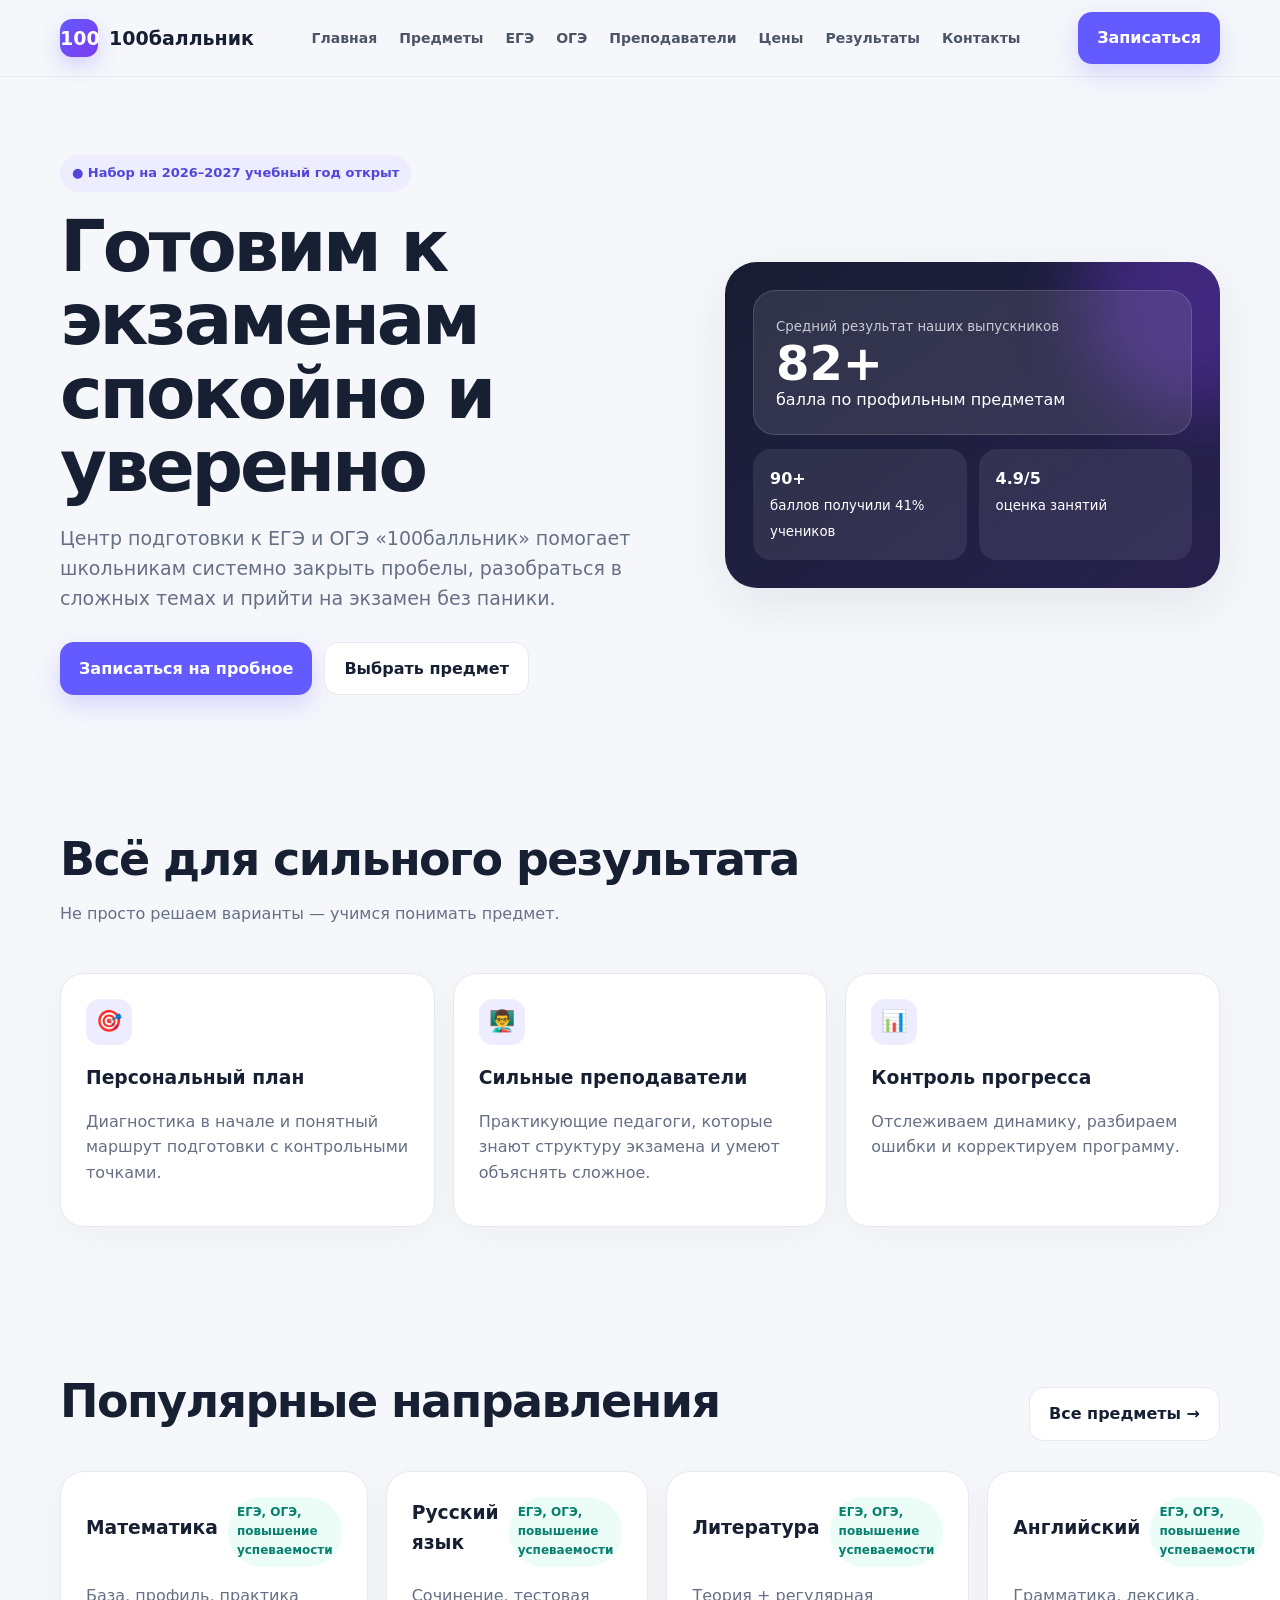
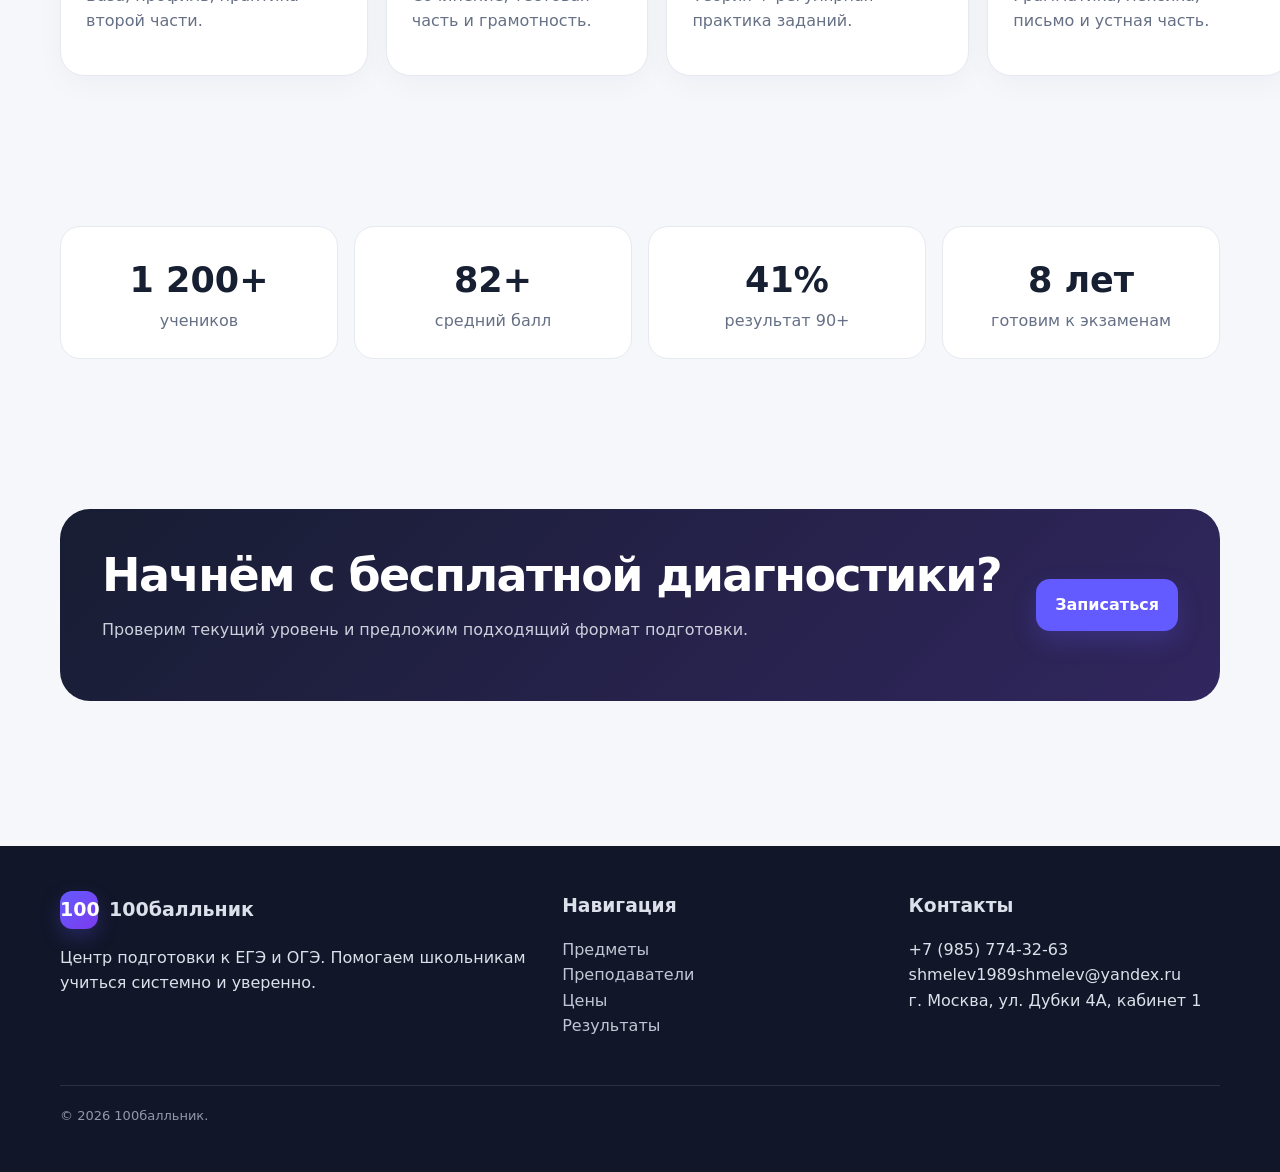
<file: index.html>
<!doctype html>
<html lang="ru"><head><meta charset="utf-8"><meta name="viewport" content="width=device-width,initial-scale=1">
<link rel="icon" type="image/png" href="favicon.png">
 <title>Главная — 100балльник</title><meta name="description" content="Центр подготовки к ЕГЭ и ОГЭ 100балльник">
<link rel="stylesheet" href="style.css"></head><body>
<header class="header"><div class="container nav">
<a class="logo" href="index.html"><span class="logo-mark">100</span> 100балльник</a>
<nav class="nav-links">
<a href="index.html">Главная</a><a href="subjects.html">Предметы</a><a href="ege.html">ЕГЭ</a><a href="oge.html">ОГЭ</a><a href="teachers.html">Преподаватели</a><a href="prices.html">Цены</a><a href="results.html">Результаты</a><a href="contacts.html">Контакты</a>
</nav>
<a class="btn btn-primary" href="signup.html">Записаться</a><button class="menu" aria-label="Меню">☰</button>
</div></header>
<main>
<section class="hero">
 <div class="container hero-grid">
  <div>
   <span class="badge">● Набор на 2026–2027 учебный год открыт</span>
   <h1>Готовим к экзаменам спокойно и уверенно</h1>
   <p class="lead">Центр подготовки к ЕГЭ и ОГЭ «100балльник» помогает школьникам системно закрыть пробелы, разобраться в сложных темах и прийти на экзамен без паники.</p>
   <div class="actions"><a class="btn btn-primary" href="signup.html">Записаться на пробное</a><a class="btn btn-light" href="subjects.html">Выбрать предмет</a></div>
  </div>
  <div class="hero-card">
   <div class="score"><small>Средний результат наших выпускников</small><strong>82+</strong><span>балла по профильным предметам</span></div>
   <div class="mini-grid"><div class="mini"><b>90+</b><br><small>баллов получили 41% учеников</small></div><div class="mini"><b>4.9/5</b><br><small>оценка занятий</small></div></div>
  </div>
 </div>
</section>
<section class="section">
 <div class="container">
  <div class="section-head"><div><h2>Всё для сильного результата</h2><p class="muted">Не просто решаем варианты — учимся понимать предмет.</p></div></div>
  <div class="grid-3">
   <div class="card"><div class="icon">🎯</div><h3>Персональный план</h3><p class="muted">Диагностика в начале и понятный маршрут подготовки с контрольными точками.</p></div>
   <div class="card"><div class="icon">👨‍🏫</div><h3>Сильные преподаватели</h3><p class="muted">Практикующие педагоги, которые знают структуру экзамена и умеют объяснять сложное.</p></div>
   <div class="card"><div class="icon">📊</div><h3>Контроль прогресса</h3><p class="muted">Отслеживаем динамику, разбираем ошибки и корректируем программу.</p></div>
  </div>
 </div>
</section>
<section class="section">
 <div class="container">
  <div class="section-head"><div><h2>Популярные направления</h2></div><a class="btn btn-light" href="subjects.html">Все предметы →</a></div>
  <div class="grid-4">
   <div class="card"><div class="subject"><h3>Математика</h3><span class="tag">ЕГЭ, ОГЭ, повышение успеваемости</span></div><p class="muted">База, профиль, практика второй части.</p></div>
   <div class="card"><div class="subject"><h3>Русский язык</h3><span class="tag">ЕГЭ, ОГЭ, повышение успеваемости</span></div><p class="muted">Сочинение, тестовая часть и грамотность.</p></div>
   <div class="card"><div class="subject"><h3>Литература</h3><span class="tag">ЕГЭ, ОГЭ, повышение успеваемости</span></div><p class="muted">Теория + регулярная практика заданий.</p></div>
   <div class="card"><div class="subject"><h3>Английский</h3><span class="tag">ЕГЭ, ОГЭ, повышение успеваемости</span></div><p class="muted">Грамматика, лексика, письмо и устная часть.</p></div>
  </div>
 </div>
</section>
<section class="section">
 <div class="container">
  <div class="stats"><div class="stat"><strong>1 200+</strong><span class="muted">учеников</span></div><div class="stat"><strong>82+</strong><span class="muted">средний балл</span></div><div class="stat"><strong>41%</strong><span class="muted">результат 90+</span></div><div class="stat"><strong>8 лет</strong><span class="muted">готовим к экзаменам</span></div></div>
 </div>
</section>
<section class="section">
 <div class="container cta"><div><h2>Начнём с бесплатной диагностики?</h2><p>Проверим текущий уровень и предложим подходящий формат подготовки.</p></div><a class="btn btn-primary" href="signup.html">Записаться</a></div>
</section>
</main>
<footer class="footer"><div class="container">
<div class="footer-grid">
<div><div class="logo"><span class="logo-mark">100</span> 100балльник</div><p>Центр подготовки к ЕГЭ и ОГЭ. Помогаем школьникам учиться системно и уверенно.</p></div>
<div><h3>Навигация</h3><p><a href="subjects.html">Предметы</a><br><a href="teachers.html">Преподаватели</a><br><a href="prices.html">Цены</a><br><a href="results.html">Результаты</a></p></div>
<div><h3>Контакты</h3><p>+7 (985) 774-32-63<br>shmelev1989shmelev@yandex.ru<br>г. Москва, ул. Дубки 4А, кабинет 1</p></div>
</div><div class="footer-bottom">© 2026 100балльник.</div>
</div></footer>
<script src="script.js"></script></body></html>
</file>
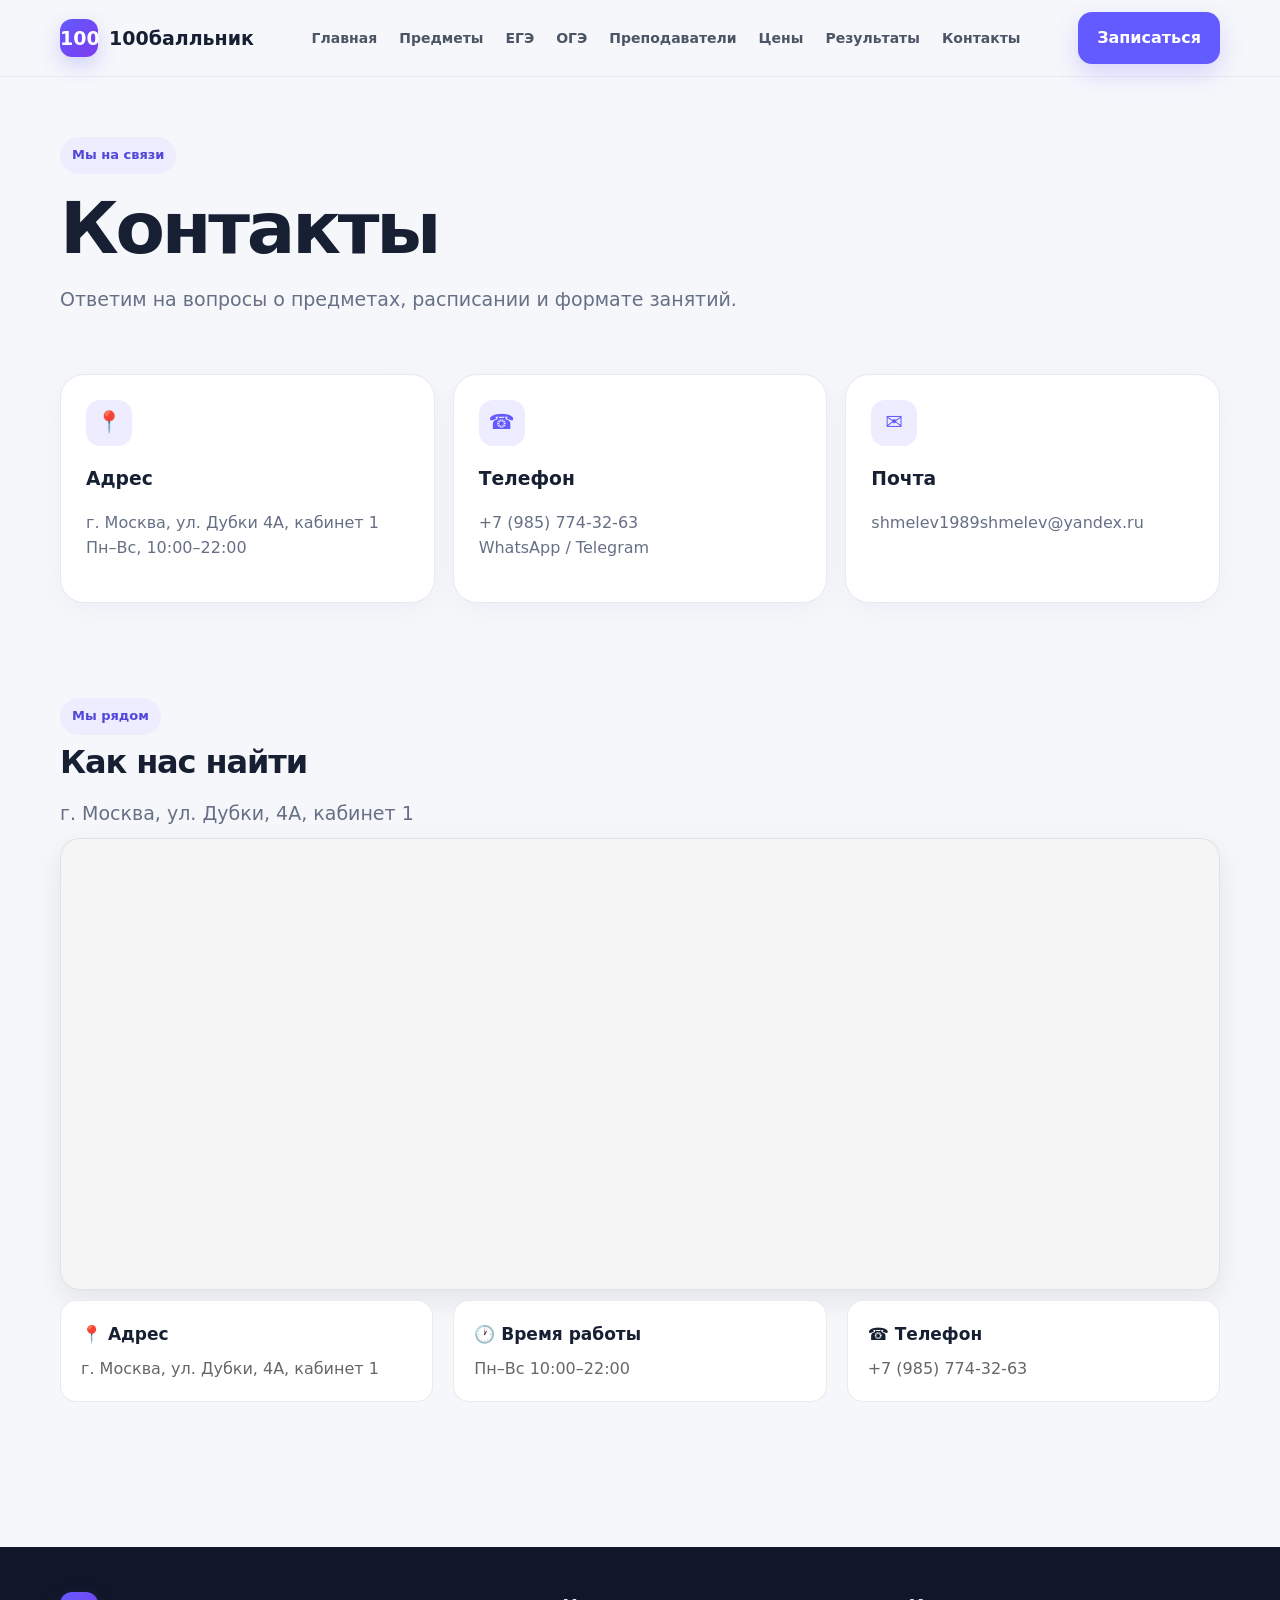
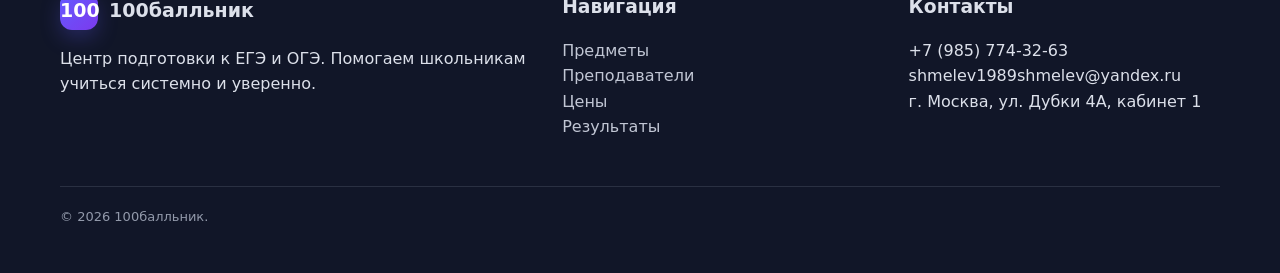
<file: contacts.html>
<!doctype html>
<html lang="ru">
<head>
  <meta charset="utf-8">
  <meta name="viewport" content="width=device-width, initial-scale=1">

  <link rel="icon" type="image/png" href="favicon.png">

  <title>Контакты — 100балльник</title>
  <meta name="description" content="Центр подготовки к ЕГЭ и ОГЭ 100балльник">

  <link rel="stylesheet" href="style.css">

  <style>
    /* Уменьшаем расстояние между заголовком страницы
       и блоком "Контактная информация" */
    .page-hero + .section {
      padding-top: 5px;
    }

    /* Карта */
    .map-section {
      padding-top: 20px;
    }

    .map-heading {
      margin-bottom: 10px;
    }

    .map-heading h2 {
      margin: 10px 0 8px;
      font-size: 32px;
    }

    .map-heading .lead {
      margin-bottom: 0;
    }

    .map-wrapper {
      width: 100%;
      overflow: hidden;
      border-radius: 20px;
      border: 1px solid rgba(0, 0, 0, 0.08);
      box-shadow: 0 10px 30px rgba(0, 0, 0, 0.08);
      background: #f5f5f5;
    }

    .map-wrapper iframe {
      display: block;
      width: 100%;
      height: 450px;
      border: 0;
    }

    .map-info {
      display: grid;
      grid-template-columns: repeat(3, 1fr);
      gap: 20px;
      margin-top: 10px;
    }

    .map-info-item {
      padding: 20px;
      background: #fff;
      border: 1px solid rgba(0, 0, 0, 0.08);
      border-radius: 16px;
    }

    .map-info-item strong {
      display: block;
      margin-bottom: 8px;
      font-size: 17px;
    }

    .map-info-item p {
      margin: 0;
      color: #666;
      line-height: 1.5;
    }

    @media (max-width: 768px) {
      .map-heading h2 {
        font-size: 26px;
      }

      .map-wrapper iframe {
        height: 350px;
      }

      .map-info {
        grid-template-columns: 1fr;
      }
    }
  </style>
</head>

<body>

<header class="header">
  <div class="container nav">

    <a class="logo" href="index.html">
      <span class="logo-mark">100</span> 100балльник
    </a>

    <nav class="nav-links">
      <a href="index.html">Главная</a>
      <a href="subjects.html">Предметы</a>
      <a href="ege.html">ЕГЭ</a>
      <a href="oge.html">ОГЭ</a>
      <a href="teachers.html">Преподаватели</a>
      <a href="prices.html">Цены</a>
      <a href="results.html">Результаты</a>
      <a href="contacts.html">Контакты</a>
    </nav>

    <a class="btn btn-primary" href="signup.html">Записаться</a>

    <button class="menu" aria-label="Меню">☰</button>

  </div>
</header>

<main>

  <!-- Заголовок страницы -->
  <section class="page-hero">
    <div class="container">

      <span class="badge">Мы на связи</span>

      <h1>Контакты</h1>

      <p class="lead">
        Ответим на вопросы о предметах, расписании и формате занятий.
      </p>

    </div>
  </section>


  <!-- Контактная информация -->
  <section class="section">
    <div class="container grid-3">

      <div class="card">
        <div class="icon">📍</div>

        <h3>Адрес</h3>

        <p class="muted">
          г. Москва, ул. Дубки 4А, кабинет 1<br>
          Пн–Вс, 10:00–22:00
        </p>
      </div>


      <div class="card">
        <div class="icon">☎</div>

        <h3>Телефон</h3>

        <p class="muted">
          +7 (985) 774-32-63<br>
          WhatsApp / Telegram
        </p>
      </div>


      <div class="card">
        <div class="icon">✉</div>

        <h3>Почта</h3>

        <p class="muted">
          shmelev1989shmelev@yandex.ru
        </p>
      </div>

    </div>
  </section>


  <!-- Карта -->
  <section class="section map-section">
    <div class="container">

      <div class="map-heading">

        <span class="badge">Мы рядом</span>

        <h2>Как нас найти</h2>

        <p class="lead">
          г. Москва, ул. Дубки, 4А, кабинет 1
        </p>

      </div>


      <div class="map-wrapper">

        <iframe
          src="https://yandex.ru/map-widget/v1/?ll=37.5690%2C55.8181&z=17&pt=37.5690%2C55.8181%2Cpm2rdm&text=%D0%9C%D0%BE%D1%81%D0%BA%D0%B2%D0%B0%2C%20%D1%83%D0%BB.%20%D0%94%D1%83%D0%B1%D0%BA%D0%B8%2C%204%D0%90"
          width="100%"
          height="450"
          frameborder="0"
          allowfullscreen="true">
        </iframe>

      </div>


      <div class="map-info">

        <div class="map-info-item">
          <strong>📍 Адрес</strong>
          <p>г. Москва, ул. Дубки, 4А, кабинет 1</p>
        </div>

        <div class="map-info-item">
          <strong>🕐 Время работы</strong>
          <p>Пн–Вс 10:00–22:00</p>
        </div>

        <div class="map-info-item">
          <strong>☎ Телефон</strong>
          <p>+7 (985) 774-32-63</p>
        </div>

      </div>

    </div>
  </section>

</main>


<footer class="footer">
  <div class="container">

    <div class="footer-grid">

      <div>

        <div class="logo">
          <span class="logo-mark">100</span> 100балльник
        </div>

        <p>
          Центр подготовки к ЕГЭ и ОГЭ.
          Помогаем школьникам учиться системно и уверенно.
        </p>

      </div>


      <div>

        <h3>Навигация</h3>

        <p>
          <a href="subjects.html">Предметы</a><br>
          <a href="teachers.html">Преподаватели</a><br>
          <a href="prices.html">Цены</a><br>
          <a href="results.html">Результаты</a>
        </p>

      </div>


      <div>

        <h3>Контакты</h3>

        <p>
          +7 (985) 774-32-63<br>
          shmelev1989shmelev@yandex.ru<br>
          г. Москва, ул. Дубки 4А, кабинет 1
        </p>

      </div>

    </div>


    <div class="footer-bottom">
      © 2026 100балльник.
    </div>

  </div>
</footer>


<script src="script.js"></script>

</body>
</html>
</file>
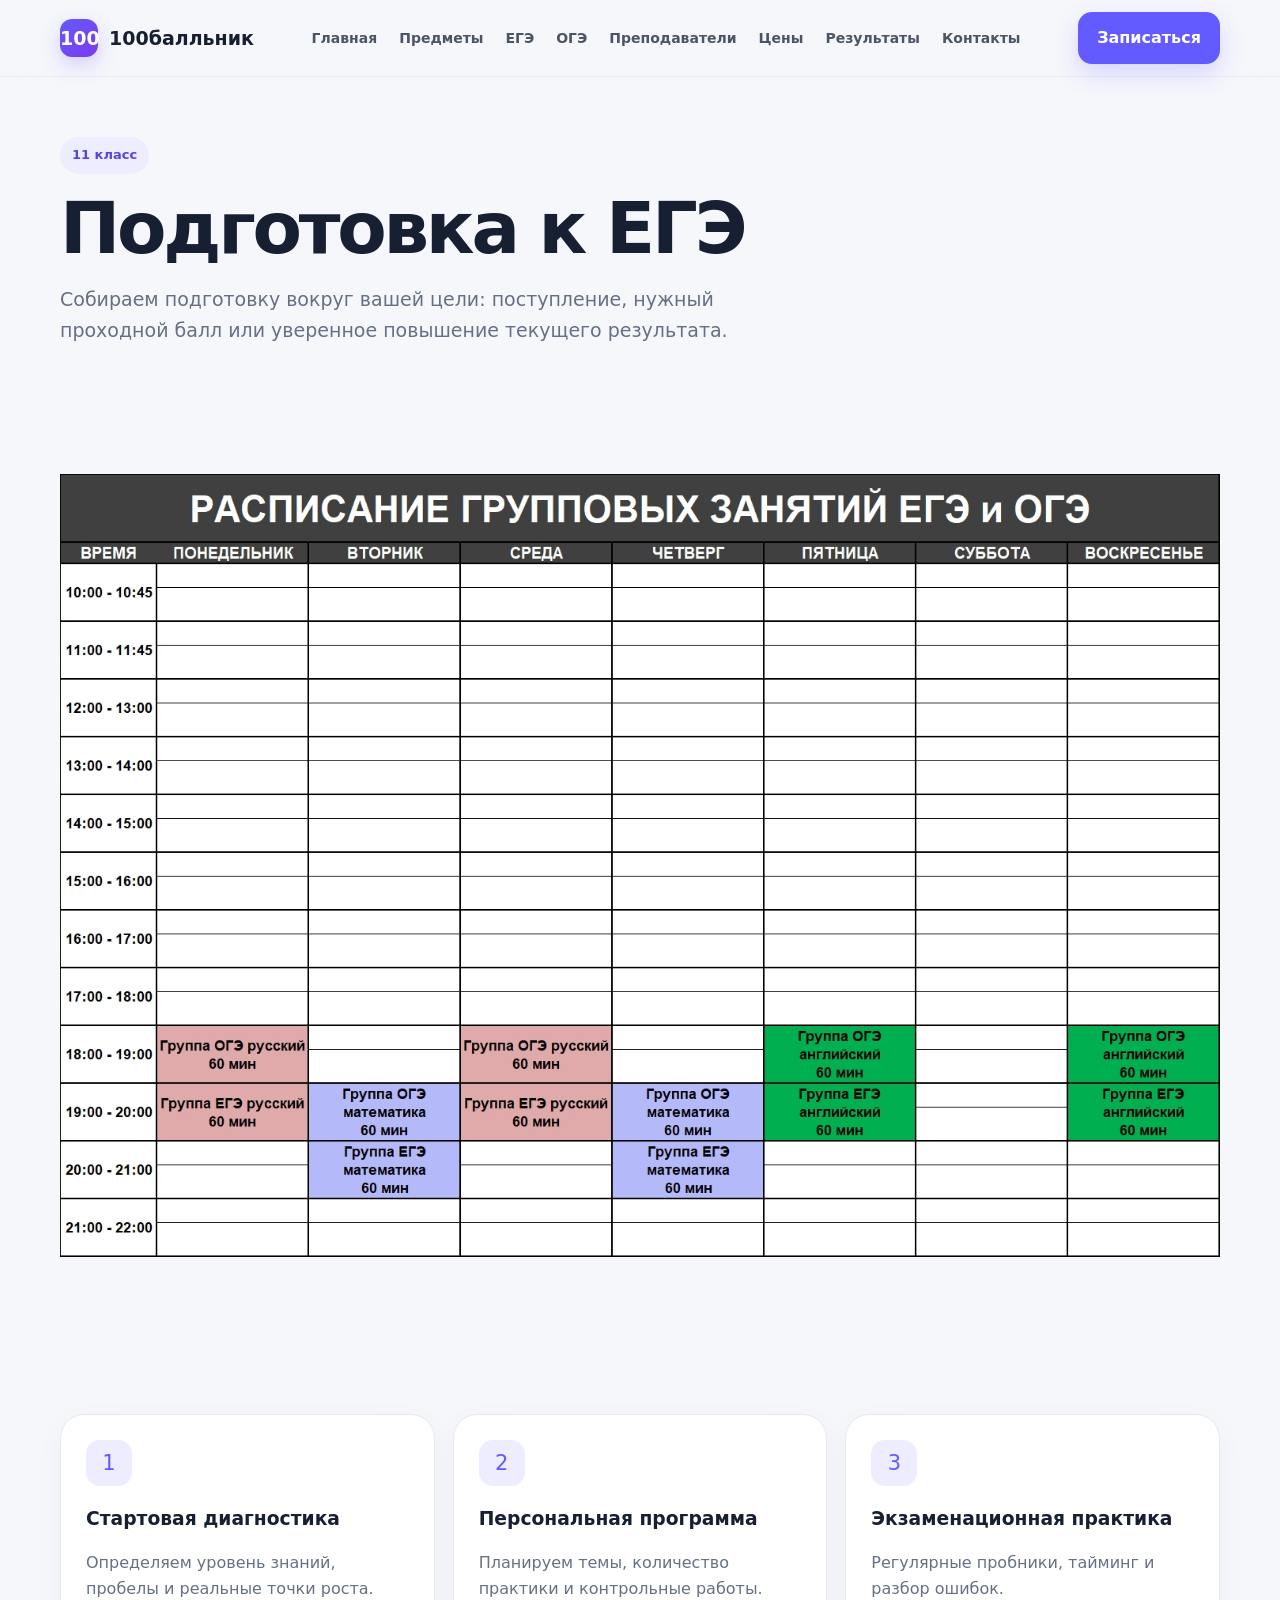
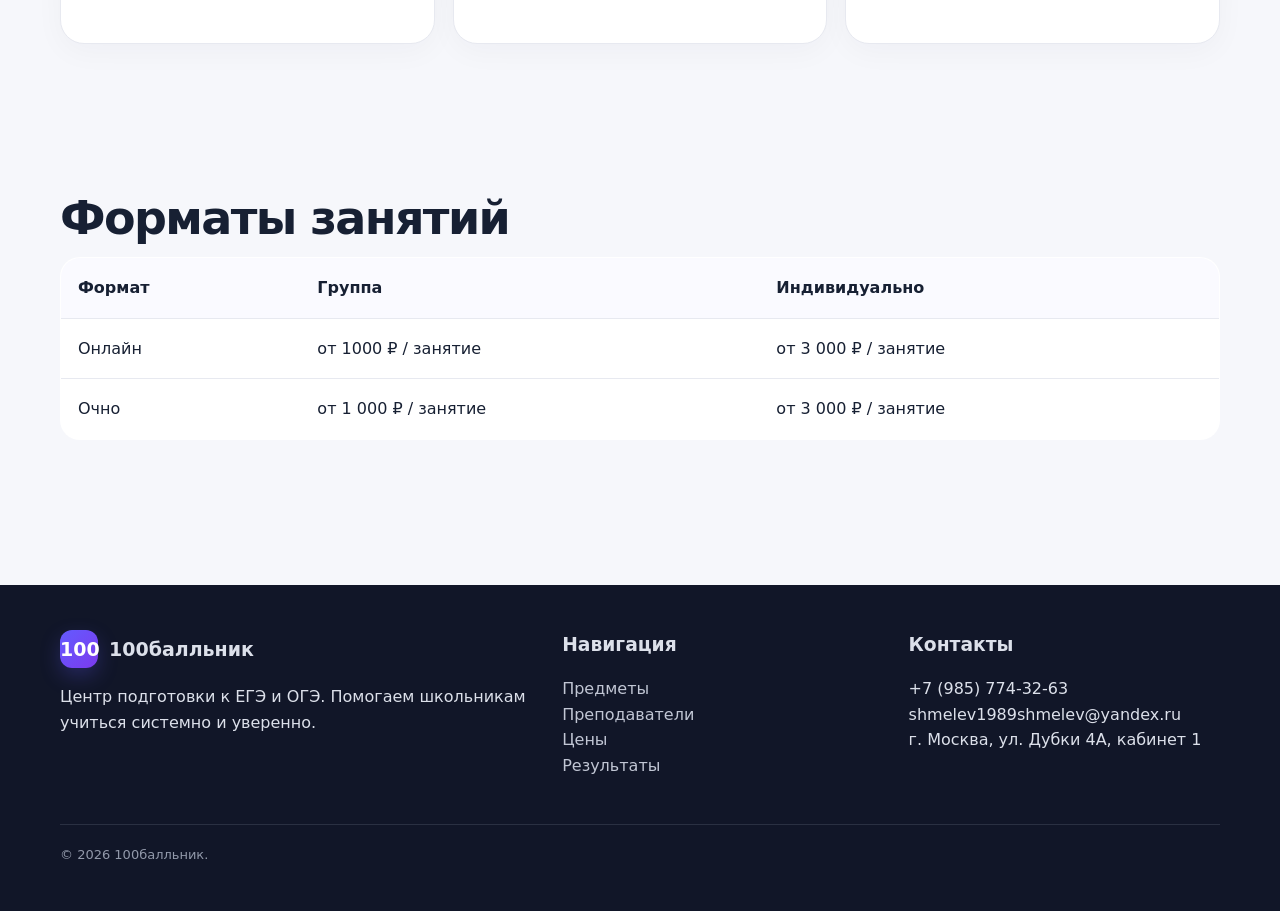
<file: ege.html>
<!doctype html>
<html lang="ru"><head><meta charset="utf-8"><meta name="viewport" content="width=device-width,initial-scale=1">
<link rel="icon" type="image/png" href="favicon.png">
 <title>ЕГЭ — 100балльник</title><meta name="description" content="Центр подготовки к ЕГЭ и ОГЭ 100балльник">
<link rel="stylesheet" href="style.css"></head><body>
<header class="header"><div class="container nav">
<a class="logo" href="index.html"><span class="logo-mark">100</span> 100балльник</a>
<nav class="nav-links">
<a href="index.html">Главная</a><a href="subjects.html">Предметы</a><a href="ege.html">ЕГЭ</a><a href="oge.html">ОГЭ</a><a href="teachers.html">Преподаватели</a><a href="prices.html">Цены</a><a href="results.html">Результаты</a><a href="contacts.html">Контакты</a>
</nav>
<a class="btn btn-primary" href="signup.html">Записаться</a><button class="menu" aria-label="Меню">☰</button>
</div></header>
<main>
<section class="page-hero"><div class="container"><span class="badge">11 класс</span><h1>Подготовка к ЕГЭ</h1><p class="lead">Собираем подготовку вокруг вашей цели: поступление, нужный проходной балл или уверенное повышение текущего результата.</p></div></section>
 <section class="section">
  <div class="container">
    <img
      src="расписание егэ огэ.jpg"
      alt="Расписание ОГЭ и ЕГЭ в центре 100балльник"
      class="ege-image">
  </div>
</section>
 <section class="section"><div class="container grid-3">

 <div class="card"><div class="icon">1</div><h3>Стартовая диагностика</h3><p class="muted">Определяем уровень знаний, пробелы и реальные точки роста.</p></div>
 <div class="card"><div class="icon">2</div><h3>Персональная программа</h3><p class="muted">Планируем темы, количество практики и контрольные работы.</p></div>
 <div class="card"><div class="icon">3</div><h3>Экзаменационная практика</h3><p class="muted">Регулярные пробники, тайминг и разбор ошибок.</p></div>
 
</div></section>
<section class="section"><div class="container"><h2>Форматы занятий</h2><table class="table"><tr><th>Формат</th><th>Группа</th><th>Индивидуально</th></tr><tr><td>Онлайн</td><td>от 1000 ₽ / занятие</td><td>от 3 000 ₽ / занятие</td></tr><tr><td>Очно</td><td>от 1 000 ₽ / занятие</td><td>от 3 000 ₽ / занятие</td></tr></table></div></section>
</main>
<footer class="footer"><div class="container">
<div class="footer-grid">
<div><div class="logo"><span class="logo-mark">100</span> 100балльник</div><p>Центр подготовки к ЕГЭ и ОГЭ. Помогаем школьникам учиться системно и уверенно.</p></div>
<div><h3>Навигация</h3><p><a href="subjects.html">Предметы</a><br><a href="teachers.html">Преподаватели</a><br><a href="prices.html">Цены</a><br><a href="results.html">Результаты</a></p></div>
<div><h3>Контакты</h3><p>+7 (985) 774-32-63<br>shmelev1989shmelev@yandex.ru<br>г. Москва, ул. Дубки 4А, кабинет 1</p></div>
</div><div class="footer-bottom">© 2026 100балльник.</div>
</div></footer>
<script src="script.js"></script></body></html>
</file>
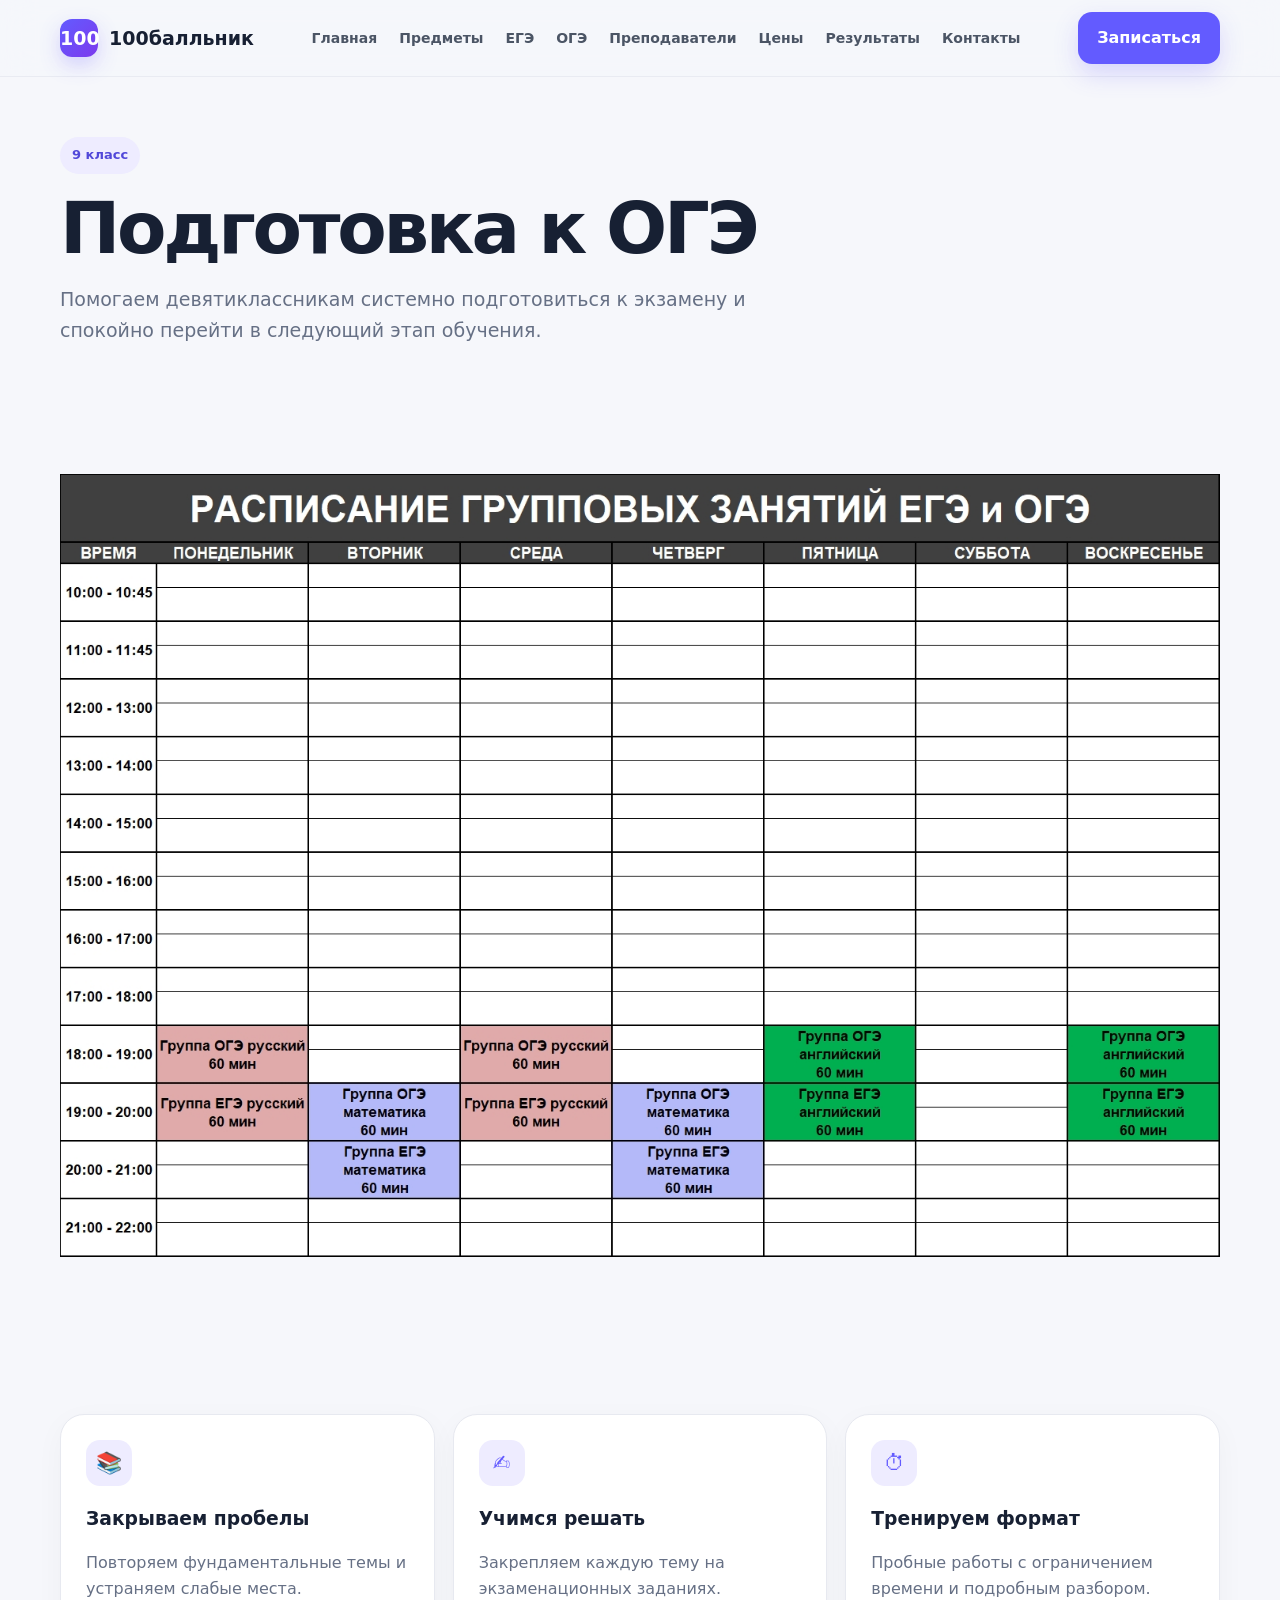
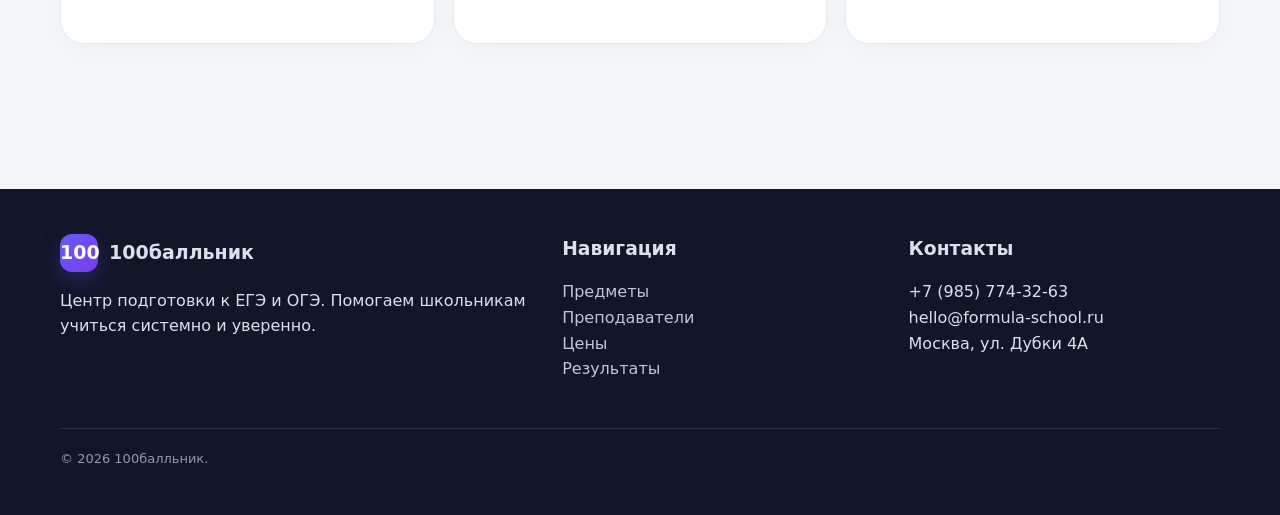
<file: oge.html>
<!doctype html>
<html lang="ru"><head><meta charset="utf-8"><meta name="viewport" content="width=device-width,initial-scale=1">
<link rel="icon" type="image/png" href="favicon.png">
 <title>ОГЭ — 100балльник</title><meta name="description" content="Центр подготовки к ЕГЭ и ОГЭ 100балльник">
<link rel="stylesheet" href="style.css"></head><body>
<header class="header"><div class="container nav">
<a class="logo" href="index.html"><span class="logo-mark">100</span> 100балльник</a>
<nav class="nav-links">
<a href="index.html">Главная</a><a href="subjects.html">Предметы</a><a href="ege.html">ЕГЭ</a><a href="oge.html">ОГЭ</a><a href="teachers.html">Преподаватели</a><a href="prices.html">Цены</a><a href="results.html">Результаты</a><a href="contacts.html">Контакты</a>
</nav>
<a class="btn btn-primary" href="signup.html">Записаться</a><button class="menu" aria-label="Меню">☰</button>
</div></header>
<main>
<section class="page-hero"><div class="container"><span class="badge">9 класс</span><h1>Подготовка к ОГЭ</h1><p class="lead">Помогаем девятиклассникам системно подготовиться к экзамену и спокойно перейти в следующий этап обучения.</p></div></section>
<section class="section">
  <div class="container">
    <img
      src="расписание егэ огэ.jpg"
      alt="Расписание ОГЭ и ЕГЭ в центре 100балльник"
      class="ege-image">
  </div>
</section>
 <section class="section"><div class="container grid-3">
 <div class="card"><div class="icon">📚</div><h3>Закрываем пробелы</h3><p class="muted">Повторяем фундаментальные темы и устраняем слабые места.</p></div>
 <div class="card"><div class="icon">✍️</div><h3>Учимся решать</h3><p class="muted">Закрепляем каждую тему на экзаменационных заданиях.</p></div>
 <div class="card"><div class="icon">⏱</div><h3>Тренируем формат</h3><p class="muted">Пробные работы с ограничением времени и подробным разбором.</p></div>
</div></section>
</main>
<footer class="footer"><div class="container">
<div class="footer-grid">
<div><div class="logo"><span class="logo-mark">100</span> 100балльник</div><p>Центр подготовки к ЕГЭ и ОГЭ. Помогаем школьникам учиться системно и уверенно.</p></div>
<div><h3>Навигация</h3><p><a href="subjects.html">Предметы</a><br><a href="teachers.html">Преподаватели</a><br><a href="prices.html">Цены</a><br><a href="results.html">Результаты</a></p></div>
<div><h3>Контакты</h3><p>+7 (985) 774-32-63<br>hello@formula-school.ru<br>Москва, ул. Дубки 4А</p></div>
</div><div class="footer-bottom">© 2026 100балльник.</div>
</div></footer>
<script src="script.js"></script></body></html>
</file>
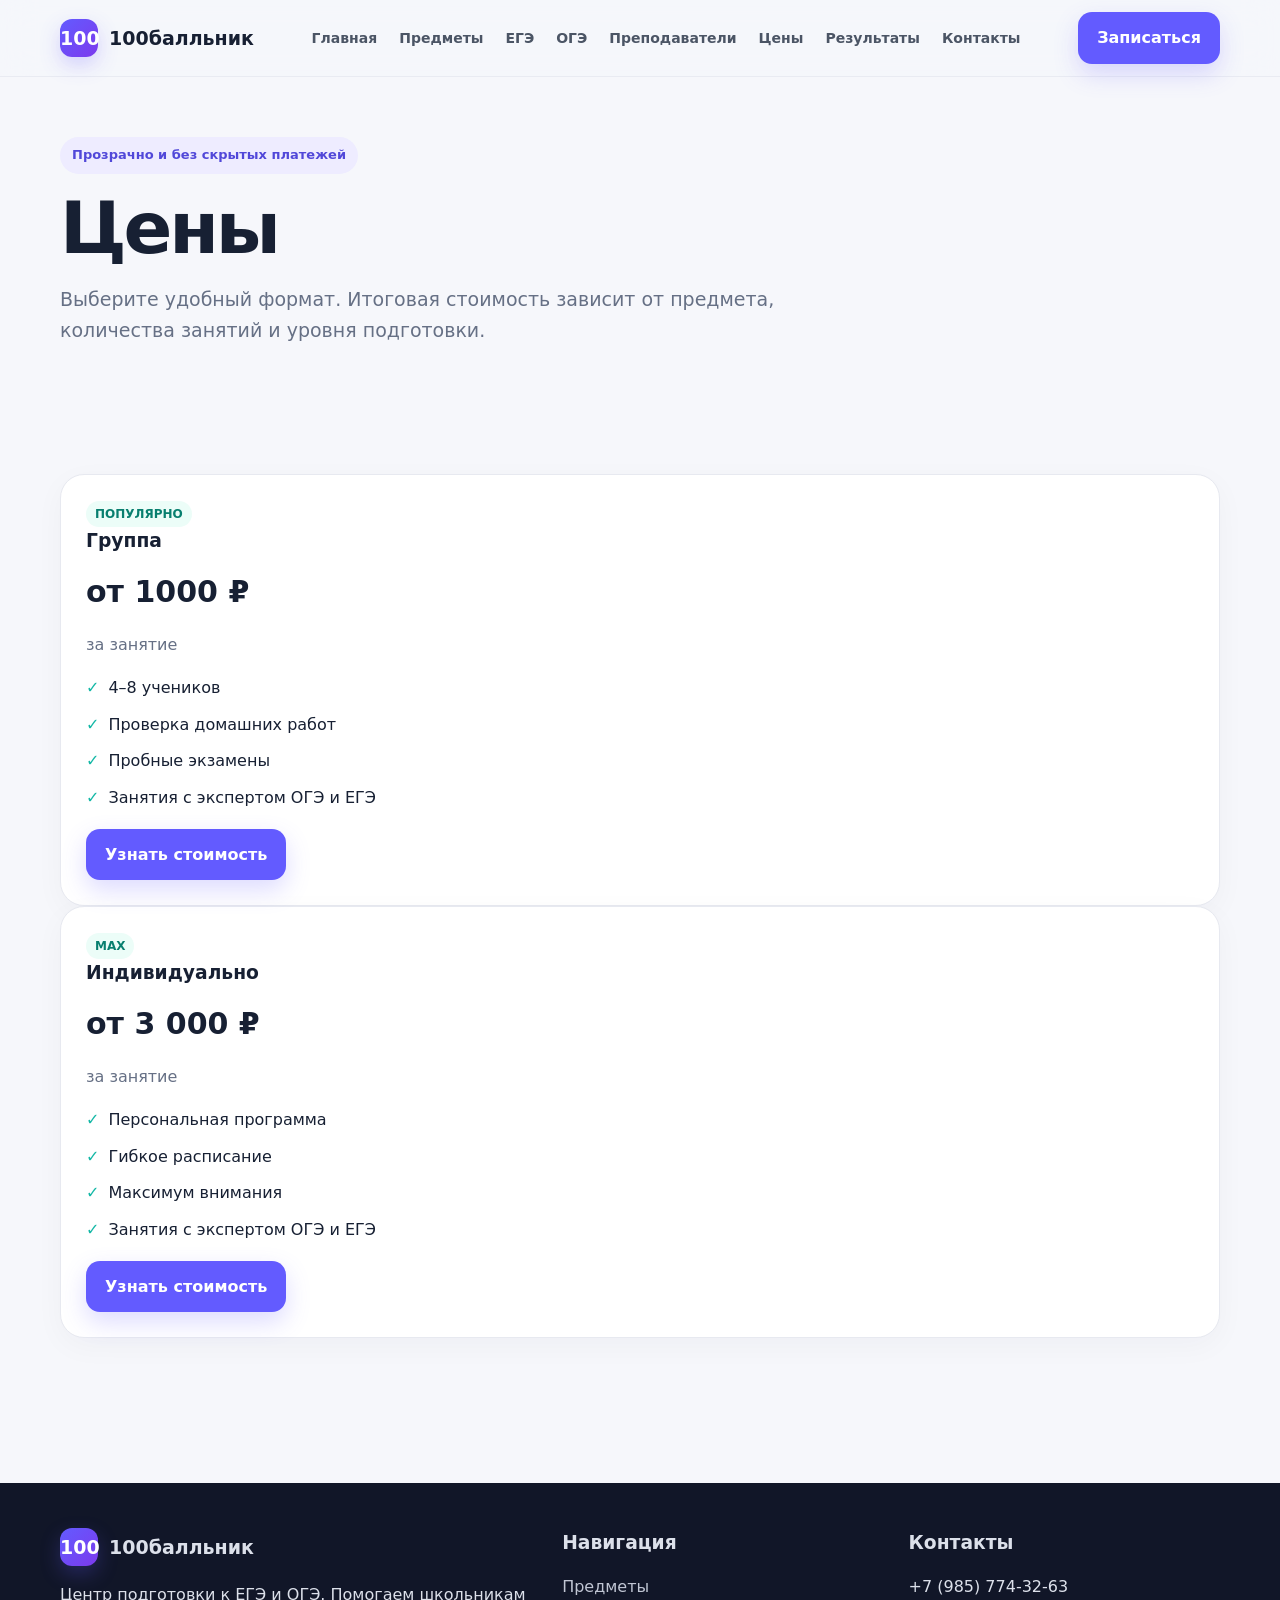
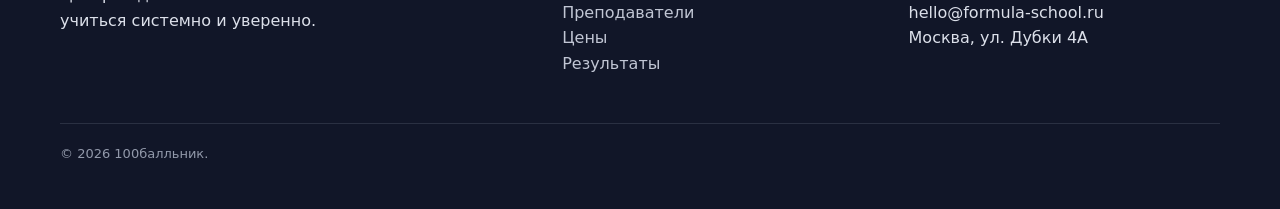
<file: prices.html>
<!doctype html>
<html lang="ru"><head><meta charset="utf-8"><meta name="viewport" content="width=device-width,initial-scale=1">
<link rel="icon" type="image/png" href="favicon.png">
 <title>Цены — 100балльник</title><meta name="description" content="Центр подготовки к ЕГЭ и ОГЭ 100балльник">
<link rel="stylesheet" href="style.css"></head><body>
<header class="header"><div class="container nav">
<a class="logo" href="index.html"><span class="logo-mark">100</span> 100балльник</a>
<nav class="nav-links">
<a href="index.html">Главная</a><a href="subjects.html">Предметы</a><a href="ege.html">ЕГЭ</a><a href="oge.html">ОГЭ</a><a href="teachers.html">Преподаватели</a><a href="prices.html">Цены</a><a href="results.html">Результаты</a><a href="contacts.html">Контакты</a>
</nav>
<a class="btn btn-primary" href="signup.html">Записаться</a><button class="menu" aria-label="Меню">☰</button>
</div></header>
<main>
<section class="page-hero"><div class="container"><span class="badge">Прозрачно и без скрытых платежей</span><h1>Цены</h1><p class="lead">Выберите удобный формат. Итоговая стоимость зависит от предмета, количества занятий и уровня подготовки.</p></div></section>
<section class="section"><div class="container grid-2">
 <div class="card"><span class="tag">ПОПУЛЯРНО</span><h3>Группа</h3><div class="price">от 1000 ₽</div><p class="muted">за занятие</p><ul class="list"><li>4–8 учеников</li><li>Проверка домашних работ</li><li>Пробные экзамены</li><li>Занятия с экспертом ОГЭ и ЕГЭ</li></ul><a class="btn btn-primary" href="signup.html">Узнать стоимость</a></div>
 <div class="card"><span class="tag">MAX</span><h3>Индивидуально</h3><div class="price">от 3 000 ₽</div><p class="muted">за занятие</p><ul class="list"><li>Персональная программа</li><li>Гибкое расписание</li><li>Максимум внимания</li><li>Занятия с экспертом ОГЭ и ЕГЭ</li></ul><a class="btn btn-primary" href="signup.html">Узнать стоимость</a></div>
</div></section>
</main>
<footer class="footer"><div class="container">
<div class="footer-grid">
<div><div class="logo"><span class="logo-mark">100</span> 100балльник</div><p>Центр подготовки к ЕГЭ и ОГЭ. Помогаем школьникам учиться системно и уверенно.</p></div>
<div><h3>Навигация</h3><p><a href="subjects.html">Предметы</a><br><a href="teachers.html">Преподаватели</a><br><a href="prices.html">Цены</a><br><a href="results.html">Результаты</a></p></div>
<div><h3>Контакты</h3><p>+7 (985) 774-32-63<br>hello@formula-school.ru<br>Москва, ул. Дубки 4А</p></div>
</div><div class="footer-bottom">© 2026 100балльник.</div>
</div></footer>
<script src="script.js"></script></body></html>
</file>
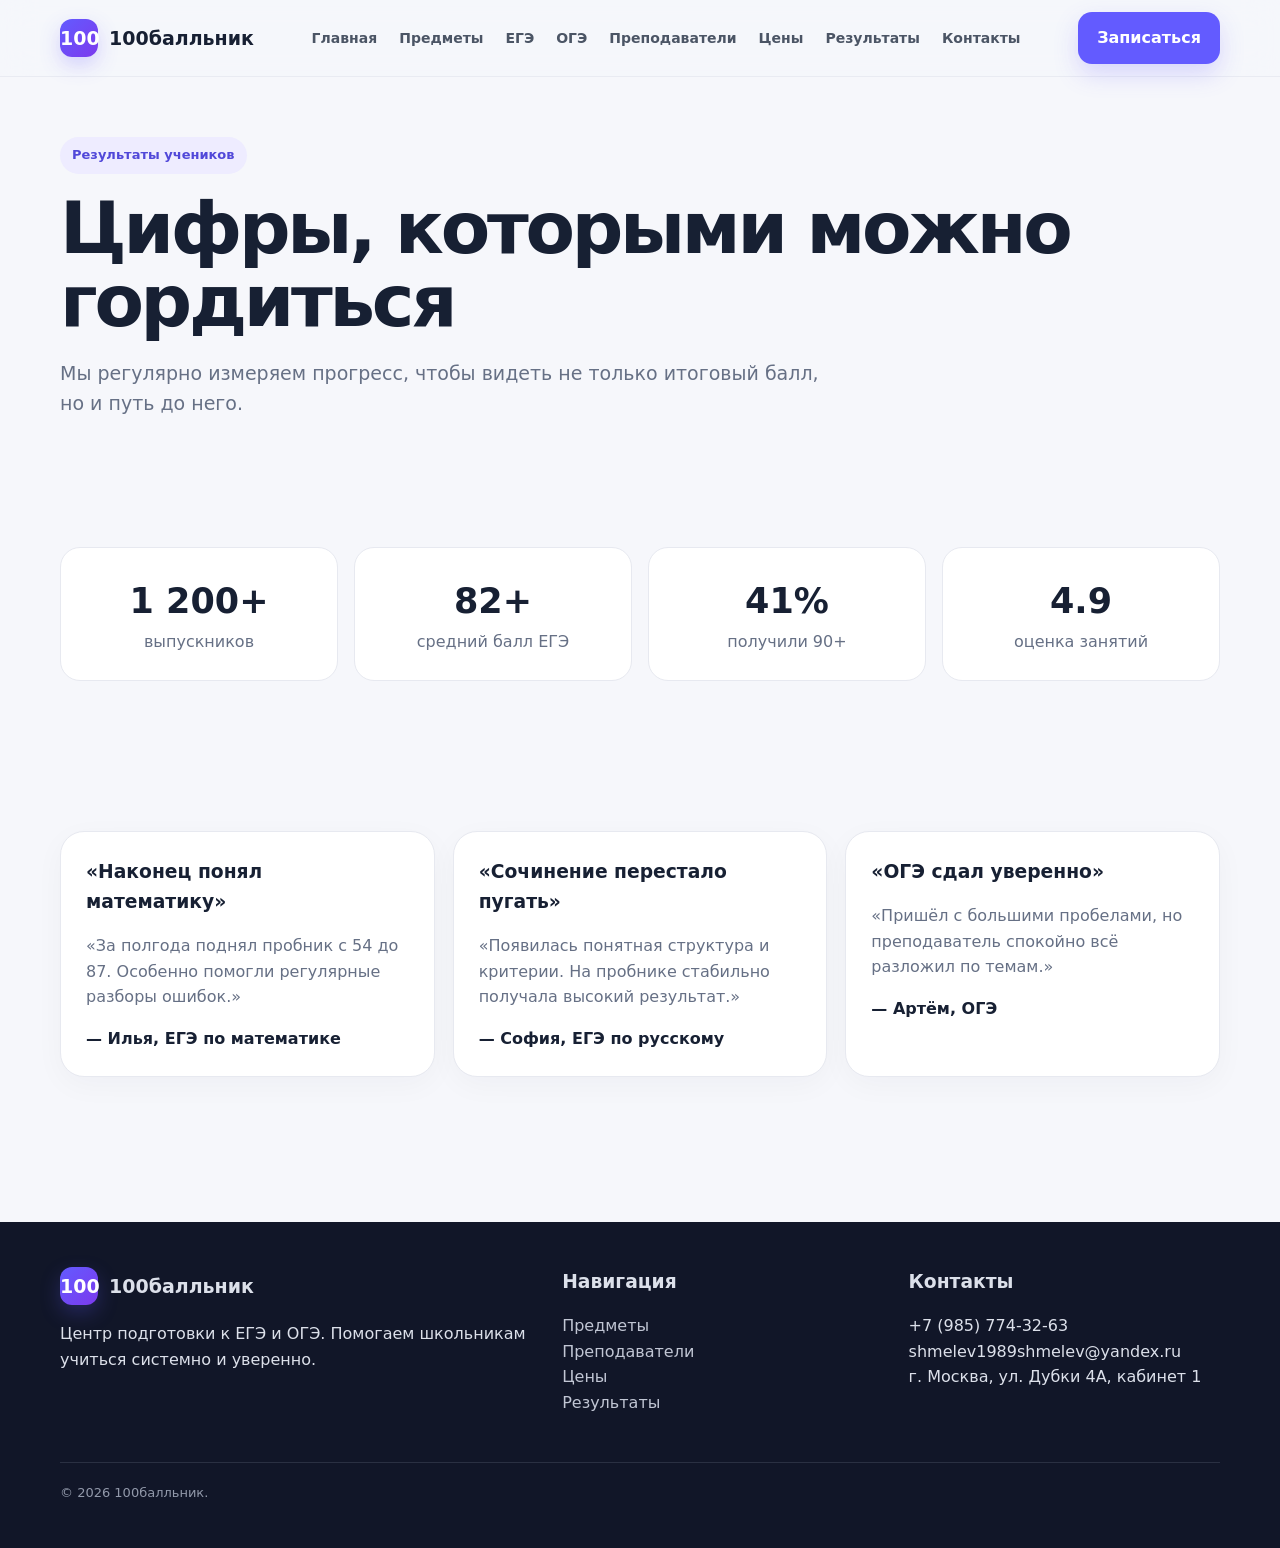
<file: results.html>
<!doctype html>
<html lang="ru"><head><meta charset="utf-8"><meta name="viewport" content="width=device-width,initial-scale=1">
<link rel="icon" type="image/png" href="favicon.png">
 <title>Результаты — 100балльник</title><meta name="description" content="Центр подготовки к ЕГЭ и ОГЭ 100балльник">
<link rel="stylesheet" href="style.css"></head><body>
<header class="header"><div class="container nav">
<a class="logo" href="index.html"><span class="logo-mark">100</span> 100балльник</a>
<nav class="nav-links">
<a href="index.html">Главная</a><a href="subjects.html">Предметы</a><a href="ege.html">ЕГЭ</a><a href="oge.html">ОГЭ</a><a href="teachers.html">Преподаватели</a><a href="prices.html">Цены</a><a href="results.html">Результаты</a><a href="contacts.html">Контакты</a>
</nav>
<a class="btn btn-primary" href="signup.html">Записаться</a><button class="menu" aria-label="Меню">☰</button>
</div></header>
<main>
<section class="page-hero"><div class="container"><span class="badge">Результаты учеников</span><h1>Цифры, которыми можно гордиться</h1><p class="lead">Мы регулярно измеряем прогресс, чтобы видеть не только итоговый балл, но и путь до него.</p></div></section>
<section class="section"><div class="container stats"><div class="stat"><strong>1 200+</strong><span class="muted">выпускников</span></div><div class="stat"><strong>82+</strong><span class="muted">средний балл ЕГЭ</span></div><div class="stat"><strong>41%</strong><span class="muted">получили 90+</span></div><div class="stat"><strong>4.9</strong><span class="muted">оценка занятий</span></div></div></section>
<section class="section"><div class="container grid-3">
 <div class="card"><h3>«Наконец понял математику»</h3><p class="muted">«За полгода поднял пробник с 54 до 87. Особенно помогли регулярные разборы ошибок.»</p><b>— Илья, ЕГЭ по математике</b></div>
 <div class="card"><h3>«Сочинение перестало пугать»</h3><p class="muted">«Появилась понятная структура и критерии. На пробнике стабильно получала высокий результат.»</p><b>— София, ЕГЭ по русскому</b></div>
 <div class="card"><h3>«ОГЭ сдал уверенно»</h3><p class="muted">«Пришёл с большими пробелами, но преподаватель спокойно всё разложил по темам.»</p><b>— Артём, ОГЭ</b></div>
</div></section>
</main>
<footer class="footer"><div class="container">
<div class="footer-grid">
<div><div class="logo"><span class="logo-mark">100</span> 100балльник</div><p>Центр подготовки к ЕГЭ и ОГЭ. Помогаем школьникам учиться системно и уверенно.</p></div>
<div><h3>Навигация</h3><p><a href="subjects.html">Предметы</a><br><a href="teachers.html">Преподаватели</a><br><a href="prices.html">Цены</a><br><a href="results.html">Результаты</a></p></div>
<div><h3>Контакты</h3><p>+7 (985) 774-32-63<br>shmelev1989shmelev@yandex.ru<br>г. Москва, ул. Дубки 4А, кабинет 1</p></div>
</div><div class="footer-bottom">© 2026 100балльник.</div>
</div></footer>
<script src="script.js"></script></body></html>
</file>
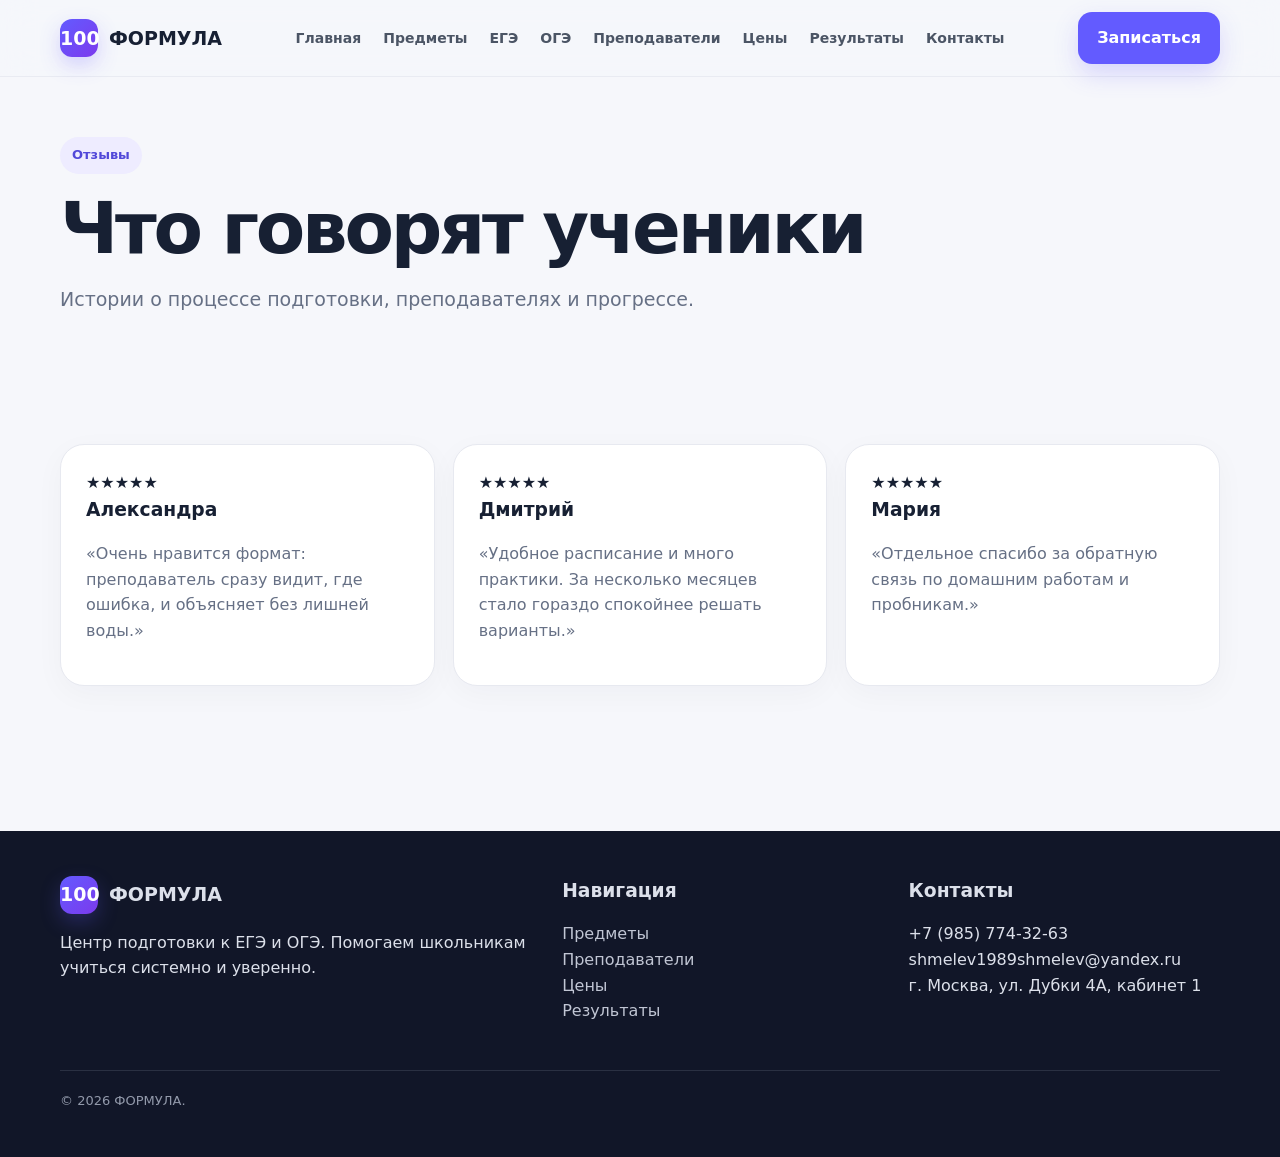
<file: reviews.html>
<!doctype html>
<html lang="ru"><head><meta charset="utf-8"><meta name="viewport" content="width=device-width,initial-scale=1">
<link rel="icon" type="image/png" href="favicon.png">
 <title>Отзывы — ФОРМУЛА</title><meta name="description" content="Центр подготовки к ЕГЭ и ОГЭ ФОРМУЛА">
<link rel="stylesheet" href="style.css"></head><body>
<header class="header"><div class="container nav">
<a class="logo" href="index.html"><span class="logo-mark">100</span> ФОРМУЛА</a>
<nav class="nav-links">
<a href="index.html">Главная</a><a href="subjects.html">Предметы</a><a href="ege.html">ЕГЭ</a><a href="oge.html">ОГЭ</a><a href="teachers.html">Преподаватели</a><a href="prices.html">Цены</a><a href="results.html">Результаты</a><a href="contacts.html">Контакты</a>
</nav>
<a class="btn btn-primary" href="signup.html">Записаться</a><button class="menu" aria-label="Меню">☰</button>
</div></header>
<main>
<section class="page-hero"><div class="container"><span class="badge">Отзывы</span><h1>Что говорят ученики</h1><p class="lead">Истории о процессе подготовки, преподавателях и прогрессе.</p></div></section>
<section class="section"><div class="container grid-3">
 <div class="card"><div>★★★★★</div><h3>Александра</h3><p class="muted">«Очень нравится формат: преподаватель сразу видит, где ошибка, и объясняет без лишней воды.»</p></div>
 <div class="card"><div>★★★★★</div><h3>Дмитрий</h3><p class="muted">«Удобное расписание и много практики. За несколько месяцев стало гораздо спокойнее решать варианты.»</p></div>
 <div class="card"><div>★★★★★</div><h3>Мария</h3><p class="muted">«Отдельное спасибо за обратную связь по домашним работам и пробникам.»</p></div>
</div></section>
</main>
<footer class="footer"><div class="container">
<div class="footer-grid">
<div><div class="logo"><span class="logo-mark">100</span> ФОРМУЛА</div><p>Центр подготовки к ЕГЭ и ОГЭ. Помогаем школьникам учиться системно и уверенно.</p></div>
<div><h3>Навигация</h3><p><a href="subjects.html">Предметы</a><br><a href="teachers.html">Преподаватели</a><br><a href="prices.html">Цены</a><br><a href="results.html">Результаты</a></p></div>
<div><h3>Контакты</h3><p>+7 (985) 774-32-63<br>shmelev1989shmelev@yandex.ru<br>г. Москва, ул. Дубки 4А, кабинет 1</p></div>
</div><div class="footer-bottom">© 2026 ФОРМУЛА.</div>
</div></footer>
<script src="script.js"></script></body></html>
</file>
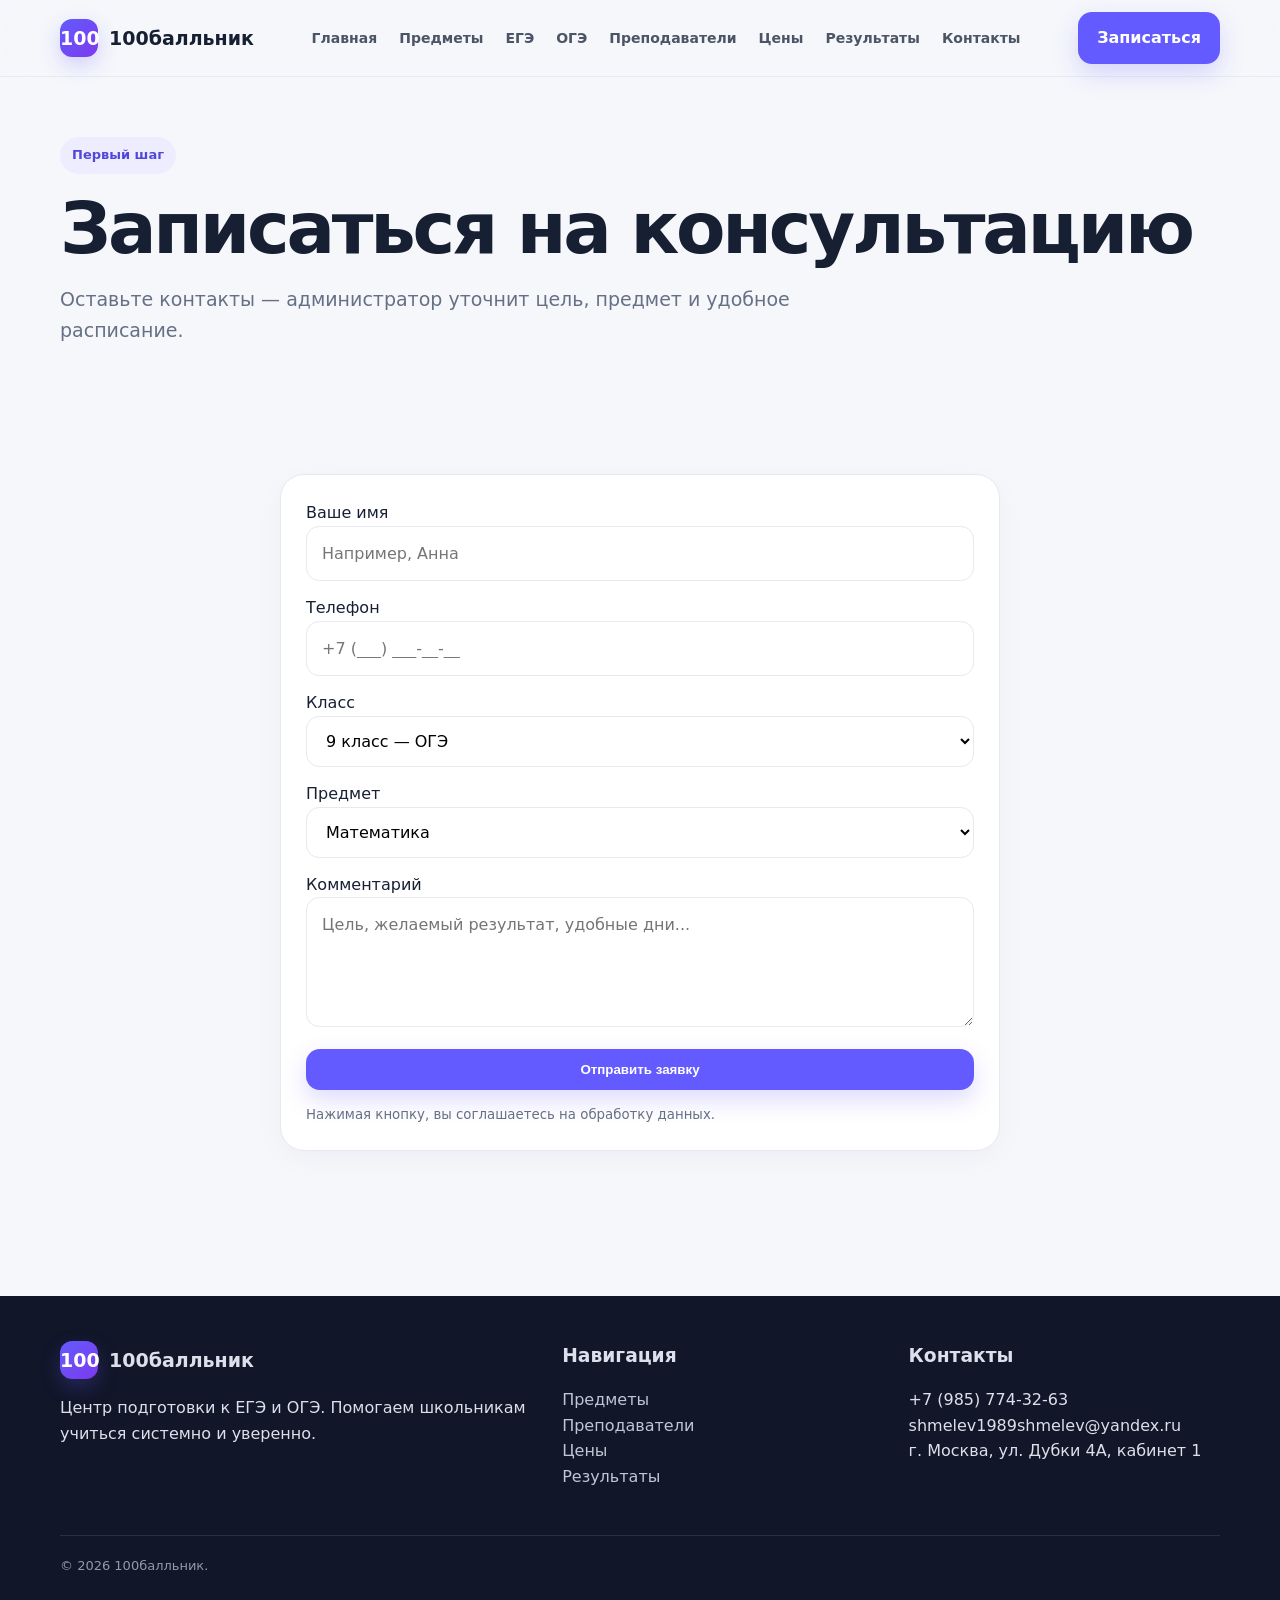
<file: signup.html>
<!doctype html>
<html lang="ru"><head><meta charset="utf-8"><meta name="viewport" content="width=device-width,initial-scale=1">
<link rel="icon" type="image/png" href="favicon.png">
  <title>Записаться — 100балльник</title><meta name="description" content="Центр подготовки к ЕГЭ и ОГЭ 100балльник">
<link rel="stylesheet" href="style.css"></head><body>
<header class="header"><div class="container nav">
<a class="logo" href="index.html"><span class="logo-mark">100</span> 100балльник</a>
<nav class="nav-links">
<a href="index.html">Главная</a><a href="subjects.html">Предметы</a><a href="ege.html">ЕГЭ</a><a href="oge.html">ОГЭ</a><a href="teachers.html">Преподаватели</a><a href="prices.html">Цены</a><a href="results.html">Результаты</a><a href="contacts.html">Контакты</a>
</nav>
<a class="btn btn-primary" href="signup.html">Записаться</a><button class="menu" aria-label="Меню">☰</button>
</div></header>
<main>
<section class="page-hero"><div class="container"><span class="badge">Первый шаг</span><h1>Записаться на консультацию</h1><p class="lead">Оставьте контакты — администратор уточнит цель, предмет и удобное расписание.</p></div></section>
<section class="section"><div class="container" style="max-width:720px"><div class="card">

<form class="form" action="https://formspree.io/f/xeaqqryv" method="POST">

  <label>
    Ваше имя
    <input
      required
      type="text"
      name="name"
      placeholder="Например, Анна"
    >
  </label>

  <label>
    Телефон
    <input
      required
      type="tel"
      name="phone"
      placeholder="+7 (___) ___-__-__"
    >
  </label>

  <label>
    Класс
    <select name="class">
      <option>9 класс — ОГЭ</option>
      <option>10 класс</option>
      <option>11 класс — ЕГЭ</option>
    </select>
  </label>

  <label>
    Предмет
    <select name="subject">
      <option>Математика</option>
      <option>Русский язык</option>
      <option>Литература</option>
      <option>Английский язык</option>
    </select>
  </label>

  <label>
    Комментарий
    <textarea
      name="comment"
      placeholder="Цель, желаемый результат, удобные дни..."
    ></textarea>
  </label>

  <button class="btn btn-primary" type="submit">
    Отправить заявку
  </button>

  <input
    type="hidden"
    name="_subject"
    value="Новая заявка с сайта 100балльник"
  >

  <small class="muted">
    Нажимая кнопку, вы соглашаетесь на обработку данных.
  </small>

</form>

</div></div></section>
</main>
<footer class="footer"><div class="container">
<div class="footer-grid">
<div><div class="logo"><span class="logo-mark">100</span> 100балльник</div><p>Центр подготовки к ЕГЭ и ОГЭ. Помогаем школьникам учиться системно и уверенно.</p></div>
<div><h3>Навигация</h3><p><a href="subjects.html">Предметы</a><br><a href="teachers.html">Преподаватели</a><br><a href="prices.html">Цены</a><br><a href="results.html">Результаты</a></p></div>
<div><h3>Контакты</h3><p>+7 (985) 774-32-63<br>shmelev1989shmelev@yandex.ru<br>г. Москва, ул. Дубки 4А, кабинет 1</p></div>
</div><div class="footer-bottom">© 2026 100балльник.</div>
</div></footer>
<script src="script.js"></script></body></html>
</file>
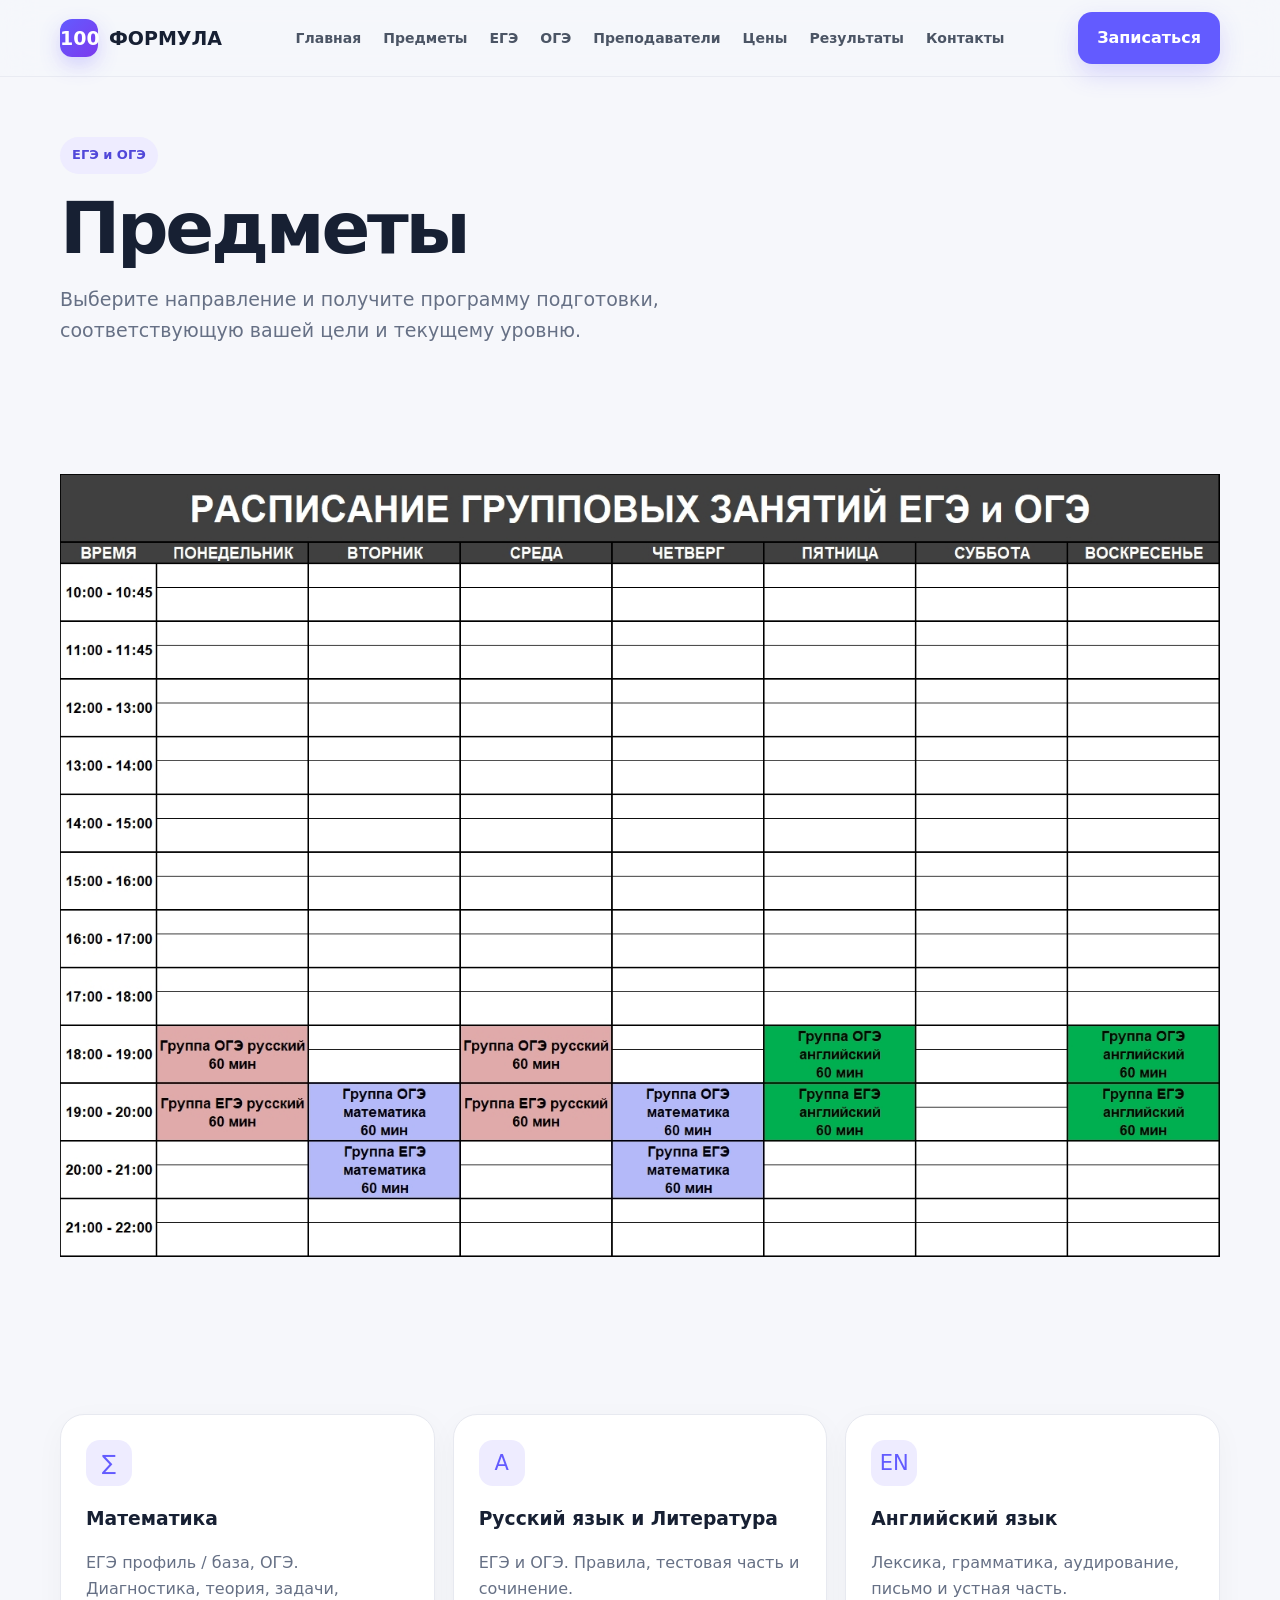
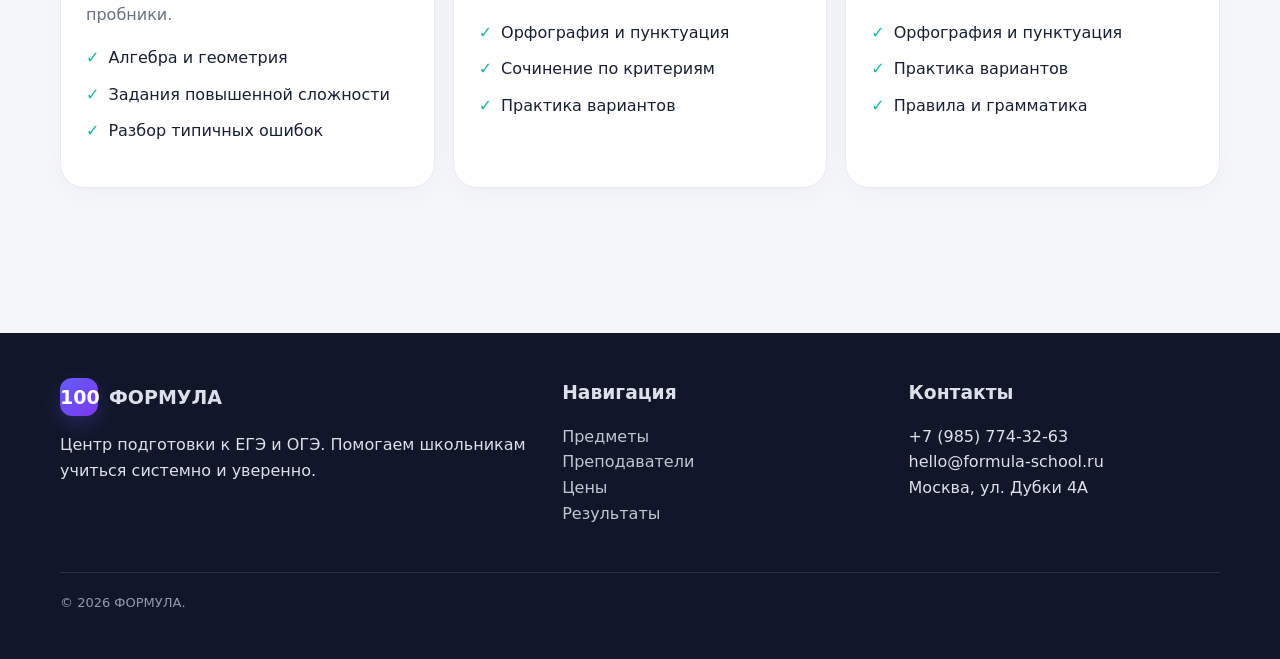
<file: subjects.html>
<!doctype html>
<html lang="ru"><head><meta charset="utf-8"><meta name="viewport" content="width=device-width,initial-scale=1">
<link rel="icon" type="image/png" href="favicon.png">
 <title>Предметы — ФОРМУЛА</title><meta name="description" content="Центр подготовки к ЕГЭ и ОГЭ ФОРМУЛА">
<link rel="stylesheet" href="style.css"></head><body>
<header class="header"><div class="container nav">
<a class="logo" href="index.html"><span class="logo-mark">100</span> ФОРМУЛА</a>
<nav class="nav-links">
<a href="index.html">Главная</a><a href="subjects.html">Предметы</a><a href="ege.html">ЕГЭ</a><a href="oge.html">ОГЭ</a><a href="teachers.html">Преподаватели</a><a href="prices.html">Цены</a><a href="results.html">Результаты</a><a href="contacts.html">Контакты</a>
</nav>
<a class="btn btn-primary" href="signup.html">Записаться</a><button class="menu" aria-label="Меню">☰</button>
</div></header>
<main>
<section class="page-hero"><div class="container"><span class="badge">ЕГЭ и ОГЭ</span><h1>Предметы</h1><p class="lead">Выберите направление и получите программу подготовки, соответствующую вашей цели и текущему уровню.</p></div></section>
<section class="section">
  <div class="container">
    <img
      src="расписание егэ огэ.jpg"
      alt="Расписание ОГЭ и ЕГЭ в центре 100балльник"
      class="ege-image">
  </div>
</section>
 <section class="section"><div class="container grid-3">
 <div class="card"><div class="icon">∑</div><h3>Математика</h3><p class="muted">ЕГЭ профиль / база, ОГЭ. Диагностика, теория, задачи, пробники.</p><ul class="list"><li>Алгебра и геометрия</li><li>Задания повышенной сложности</li><li>Разбор типичных ошибок</li></ul></div>
 <div class="card"><div class="icon">А</div><h3>Русский язык и Литература</h3><p class="muted">ЕГЭ и ОГЭ. Правила, тестовая часть и сочинение.</p><ul class="list"><li>Орфография и пунктуация</li><li>Сочинение по критериям</li><li>Практика вариантов</li></ul></div>
 <div class="card"><div class="icon">EN</div><h3>Английский язык</h3><p class="muted">Лексика, грамматика, аудирование, письмо и устная часть.</p><ul class="list"><li>Орфография и пунктуация</li><li>Практика вариантов</li><li>Правила и грамматика</li></ul></div>
</div></section>
</main>
<footer class="footer"><div class="container">
<div class="footer-grid">
<div><div class="logo"><span class="logo-mark">100</span> ФОРМУЛА</div><p>Центр подготовки к ЕГЭ и ОГЭ. Помогаем школьникам учиться системно и уверенно.</p></div>
<div><h3>Навигация</h3><p><a href="subjects.html">Предметы</a><br><a href="teachers.html">Преподаватели</a><br><a href="prices.html">Цены</a><br><a href="results.html">Результаты</a></p></div>
<div><h3>Контакты</h3><p>+7 (985) 774-32-63<br>hello@formula-school.ru<br>Москва, ул. Дубки 4А</p></div>
</div><div class="footer-bottom">© 2026 ФОРМУЛА.</div>
</div></footer>
<script src="script.js"></script></body></html>
</file>
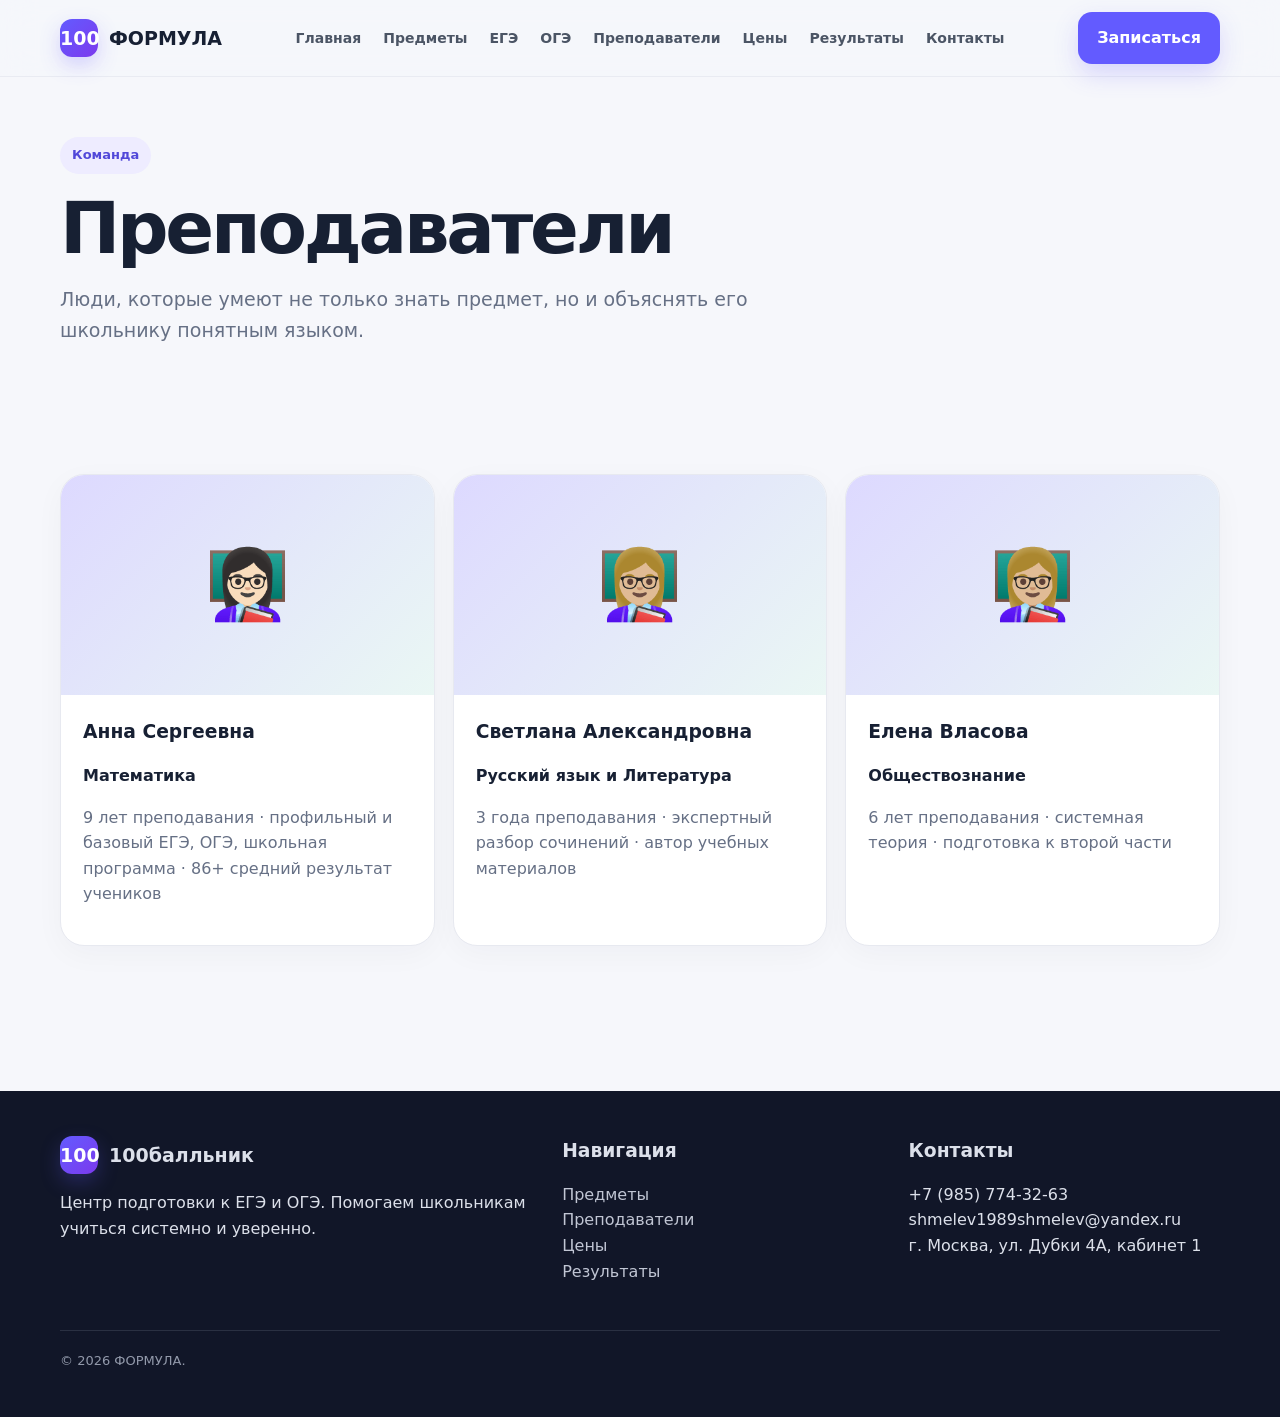
<file: teachers.html>
<!doctype html>
<html lang="ru"><head><meta charset="utf-8"><meta name="viewport" content="width=device-width,initial-scale=1">
<link rel="icon" type="image/png" href="favicon.png">
 <title>Преподаватели — 100балльник</title><meta name="description" content="Центр подготовки к ЕГЭ и ОГЭ 100балльник">
<link rel="stylesheet" href="style.css"></head><body>
<header class="header"><div class="container nav">
<a class="logo" href="index.html"><span class="logo-mark">100</span> ФОРМУЛА</a>
<nav class="nav-links">
<a href="index.html">Главная</a><a href="subjects.html">Предметы</a><a href="ege.html">ЕГЭ</a><a href="oge.html">ОГЭ</a><a href="teachers.html">Преподаватели</a><a href="prices.html">Цены</a><a href="results.html">Результаты</a><a href="contacts.html">Контакты</a>
</nav>
<a class="btn btn-primary" href="signup.html">Записаться</a><button class="menu" aria-label="Меню">☰</button>
</div></header>
<main>
<section class="page-hero"><div class="container"><span class="badge">Команда</span><h1>Преподаватели</h1><p class="lead">Люди, которые умеют не только знать предмет, но и объяснять его школьнику понятным языком.</p></div></section>
<section class="section"><div class="container grid-3">
 <div class="card teacher"><div class="teacher-photo">👩🏻‍🏫</div><div class="teacher-body"><h3>Анна Сергеевна</h3><p><b>Математика</b></p><p class="muted">9 лет преподавания · профильный и базовый ЕГЭ, ОГЭ, школьная программа · 86+ средний результат учеников</p></div></div>
 <div class="card teacher"><div class="teacher-photo">👩🏼‍🏫</div><div class="teacher-body"><h3>Светлана Александровна</h3><p><b>Русский язык и Литература</b></p><p class="muted">3 года преподавания · экспертный разбор сочинений · автор учебных материалов</p></div></div>
 <div class="card teacher"><div class="teacher-photo">👩🏼‍🏫</div><div class="teacher-body"><h3>Елена Власова</h3><p><b>Обществознание</b></p><p class="muted">6 лет преподавания · системная теория · подготовка к второй части</p></div></div>
</div></section>
</main>
<footer class="footer"><div class="container">
<div class="footer-grid">
<div><div class="logo"><span class="logo-mark">100</span> 100балльник </div><p>Центр подготовки к ЕГЭ и ОГЭ. Помогаем школьникам учиться системно и уверенно.</p></div>
<div><h3>Навигация</h3><p><a href="subjects.html">Предметы</a><br><a href="teachers.html">Преподаватели</a><br><a href="prices.html">Цены</a><br><a href="results.html">Результаты</a></p></div>
<div><h3>Контакты</h3><p>+7 (985) 774-32-63<br>shmelev1989shmelev@yandex.ru<br>г. Москва, ул. Дубки 4А, кабинет 1</p></div>
</div><div class="footer-bottom">© 2026 ФОРМУЛА.</div>
</div></footer>
<script src="script.js"></script></body></html>
</file>
<file: style.css>
:root{
  --bg:#f6f7fb; --card:#fff; --text:#172033; --muted:#667085;
  --primary:#635bff; --primary2:#7c3aed; --accent:#14b8a6;
  --border:#e7e9f0; --shadow:0 18px 50px rgba(26,32,56,.08);
  --radius:24px; --max:1160px;
}
*{box-sizing:border-box}
html{scroll-behavior:smooth}
body{margin:0;font-family:Inter,ui-sans-serif,system-ui,-apple-system,BlinkMacSystemFont,"Segoe UI",sans-serif;color:var(--text);background:var(--bg);line-height:1.6}
a{color:inherit;text-decoration:none}
img{max-width:100%}
.container{width:min(var(--max),calc(100% - 40px));margin:auto}
.header{position:sticky;top:0;z-index:50;background:rgba(246,247,251,.9);backdrop-filter:blur(16px);border-bottom:1px solid rgba(231,233,240,.8)}
.nav{height:76px;display:flex;align-items:center;justify-content:space-between;gap:24px}
.logo{display:flex;align-items:center;gap:11px;font-weight:900;font-size:19px}
.logo-mark{width:38px;height:38px;border-radius:12px;background:linear-gradient(135deg,var(--primary),var(--primary2));display:grid;place-items:center;color:#fff;box-shadow:0 8px 20px rgba(99,91,255,.25)}
.nav-links{display:flex;gap:22px;align-items:center;color:#4b5565;font-size:14px;font-weight:650}
.nav-links a:hover{color:var(--primary)}
.btn{display:inline-flex;align-items:center;justify-content:center;border:0;border-radius:14px;padding:13px 19px;font-weight:800;cursor:pointer;transition:.2s;gap:8px}
.btn-primary{background:var(--primary);color:#fff;box-shadow:0 10px 24px rgba(99,91,255,.22)}
.btn-primary:hover{transform:translateY(-2px);background:#554de9}
.btn-light{background:#fff;border:1px solid var(--border)}
.menu{display:none;background:#fff;border:1px solid var(--border);border-radius:12px;padding:9px;font-size:20px}
.hero{padding:78px 0 65px;overflow:hidden}
.hero-grid{display:grid;grid-template-columns:1.1fr .9fr;gap:60px;align-items:center}
.badge{display:inline-flex;gap:8px;align-items:center;background:#eeecff;color:#5148d9;padding:8px 12px;border-radius:999px;font-size:13px;font-weight:800}
h1{font-size:clamp(42px,6vw,72px);line-height:1.02;letter-spacing:-.045em;margin:18px 0}
h2{font-size:clamp(30px,4vw,46px);line-height:1.08;letter-spacing:-.035em;margin:0 0 14px}
h3{margin:0 0 8px}
.lead{font-size:19px;color:var(--muted);max-width:650px}
.actions{display:flex;gap:12px;flex-wrap:wrap;margin-top:28px}
.hero-card{background:linear-gradient(145deg,#171d32,#28214e);border-radius:32px;padding:28px;color:#fff;box-shadow:var(--shadow);position:relative;overflow:hidden}
.hero-card:after{content:"";position:absolute;width:230px;height:230px;border-radius:50%;background:#7c3aed;filter:blur(35px);opacity:.35;right:-90px;top:-80px}
.score{position:relative;z-index:1;background:rgba(255,255,255,.1);border:1px solid rgba(255,255,255,.14);border-radius:22px;padding:22px;margin-bottom:14px}
.score strong{display:block;font-size:48px;line-height:1}
.score small{color:#c8cad5}
.mini-grid{display:grid;grid-template-columns:1fr 1fr;gap:12px;position:relative;z-index:1}
.mini{background:rgba(255,255,255,.08);padding:17px;border-radius:18px}
.section{padding:75px 0}
.section-head{display:flex;justify-content:space-between;gap:30px;align-items:end;margin-bottom:30px}
.muted{color:var(--muted)}
.grid-3{display:grid;grid-template-columns:repeat(3,1fr);gap:18px}
.grid-4{display:grid;grid-template-columns:repeat(4,1fr);gap:18px}
.card{background:var(--card);border:1px solid var(--border);border-radius:var(--radius);padding:25px;box-shadow:0 8px 30px rgba(26,32,56,.035)}
.icon{width:46px;height:46px;border-radius:14px;background:#eeecff;color:var(--primary);display:grid;place-items:center;font-size:21px;margin-bottom:18px}
.subject{display:flex;align-items:center;justify-content:space-between;gap:10px;margin-bottom:14px}
.tag{font-size:12px;padding:6px 9px;border-radius:999px;background:#ecfdf8;color:#087f6f;font-weight:800}
.price{font-size:30px;font-weight:900;margin:12px 0}
.teacher{overflow:hidden;padding:0}
.teacher-photo{height:220px;background:linear-gradient(135deg,#ddd9ff,#eaf7f4);display:grid;place-items:center;font-size:68px}
.teacher-body{padding:22px}
.stats{display:grid;grid-template-columns:repeat(4,1fr);gap:16px}
.stat{background:#fff;border:1px solid var(--border);padding:25px;border-radius:20px;text-align:center}
.stat strong{font-size:35px;display:block}
.cta{background:linear-gradient(135deg,#171d32,#31265e);color:#fff;border-radius:30px;padding:42px;display:flex;justify-content:space-between;align-items:center;gap:25px}
.cta p{color:#cdd0dc}
.page-hero{padding:60px 0 35px}
.page-hero .lead{max-width:760px}
.list{display:grid;gap:11px;padding:0;margin:18px 0;list-style:none}
.list li:before{content:"✓";color:var(--accent);font-weight:900;margin-right:9px}
.table{width:100%;border-collapse:collapse;background:#fff;border-radius:20px;overflow:hidden;border:1px solid var(--border)}
.table th,.table td{text-align:left;padding:17px;border-bottom:1px solid var(--border)}
.table th{background:#fafaff}
.form{display:grid;gap:14px}
input,select,textarea{width:100%;padding:14px 15px;border:1px solid var(--border);border-radius:13px;font:inherit;background:#fff;outline:none}
input:focus,select:focus,textarea:focus{border-color:var(--primary);box-shadow:0 0 0 4px #eeecff}
textarea{min-height:130px;resize:vertical}
.footer{margin-top:70px;background:#111628;color:#dce0ea;padding:45px 0}
.footer-grid{display:grid;grid-template-columns:1.5fr 1fr 1fr;gap:35px}
.footer a{color:#c1c6d4}.footer a:hover{color:#fff}
.footer-bottom{margin-top:30px;padding-top:20px;border-top:1px solid #2a3042;color:#9299aa;font-size:13px}
.faq{display:grid;gap:12px}.faq details{background:#fff;border:1px solid var(--border);border-radius:16px;padding:17px 20px}.faq summary{font-weight:800;cursor:pointer}
.notice{padding:14px 17px;background:#fff8e6;border:1px solid #f3dfaa;border-radius:15px;color:#795d14}
@media(max-width:900px){
 .hero-grid{grid-template-columns:1fr}.grid-4{grid-template-columns:repeat(2,1fr)}.grid-3{grid-template-columns:1fr 1fr}.stats{grid-template-columns:1fr 1fr}
 .nav-links{display:none;position:absolute;left:20px;right:20px;top:70px;background:#fff;padding:18px;border:1px solid var(--border);border-radius:18px;box-shadow:var(--shadow);flex-direction:column;align-items:stretch}
 .nav-links.open{display:flex}.menu{display:block}.nav>.btn{display:none}
}
@media(max-width:600px){
 .container{width:min(var(--max),calc(100% - 28px))}.hero{padding-top:45px}.grid-3,.grid-4,.stats{grid-template-columns:1fr}
 .section{padding:55px 0}.cta{padding:28px;display:block}.section-head{display:block}.section-head .btn{margin-top:16px}
 h1{font-size:44px}.lead{font-size:17px}.footer-grid{grid-template-columns:1fr}
}
</file>
